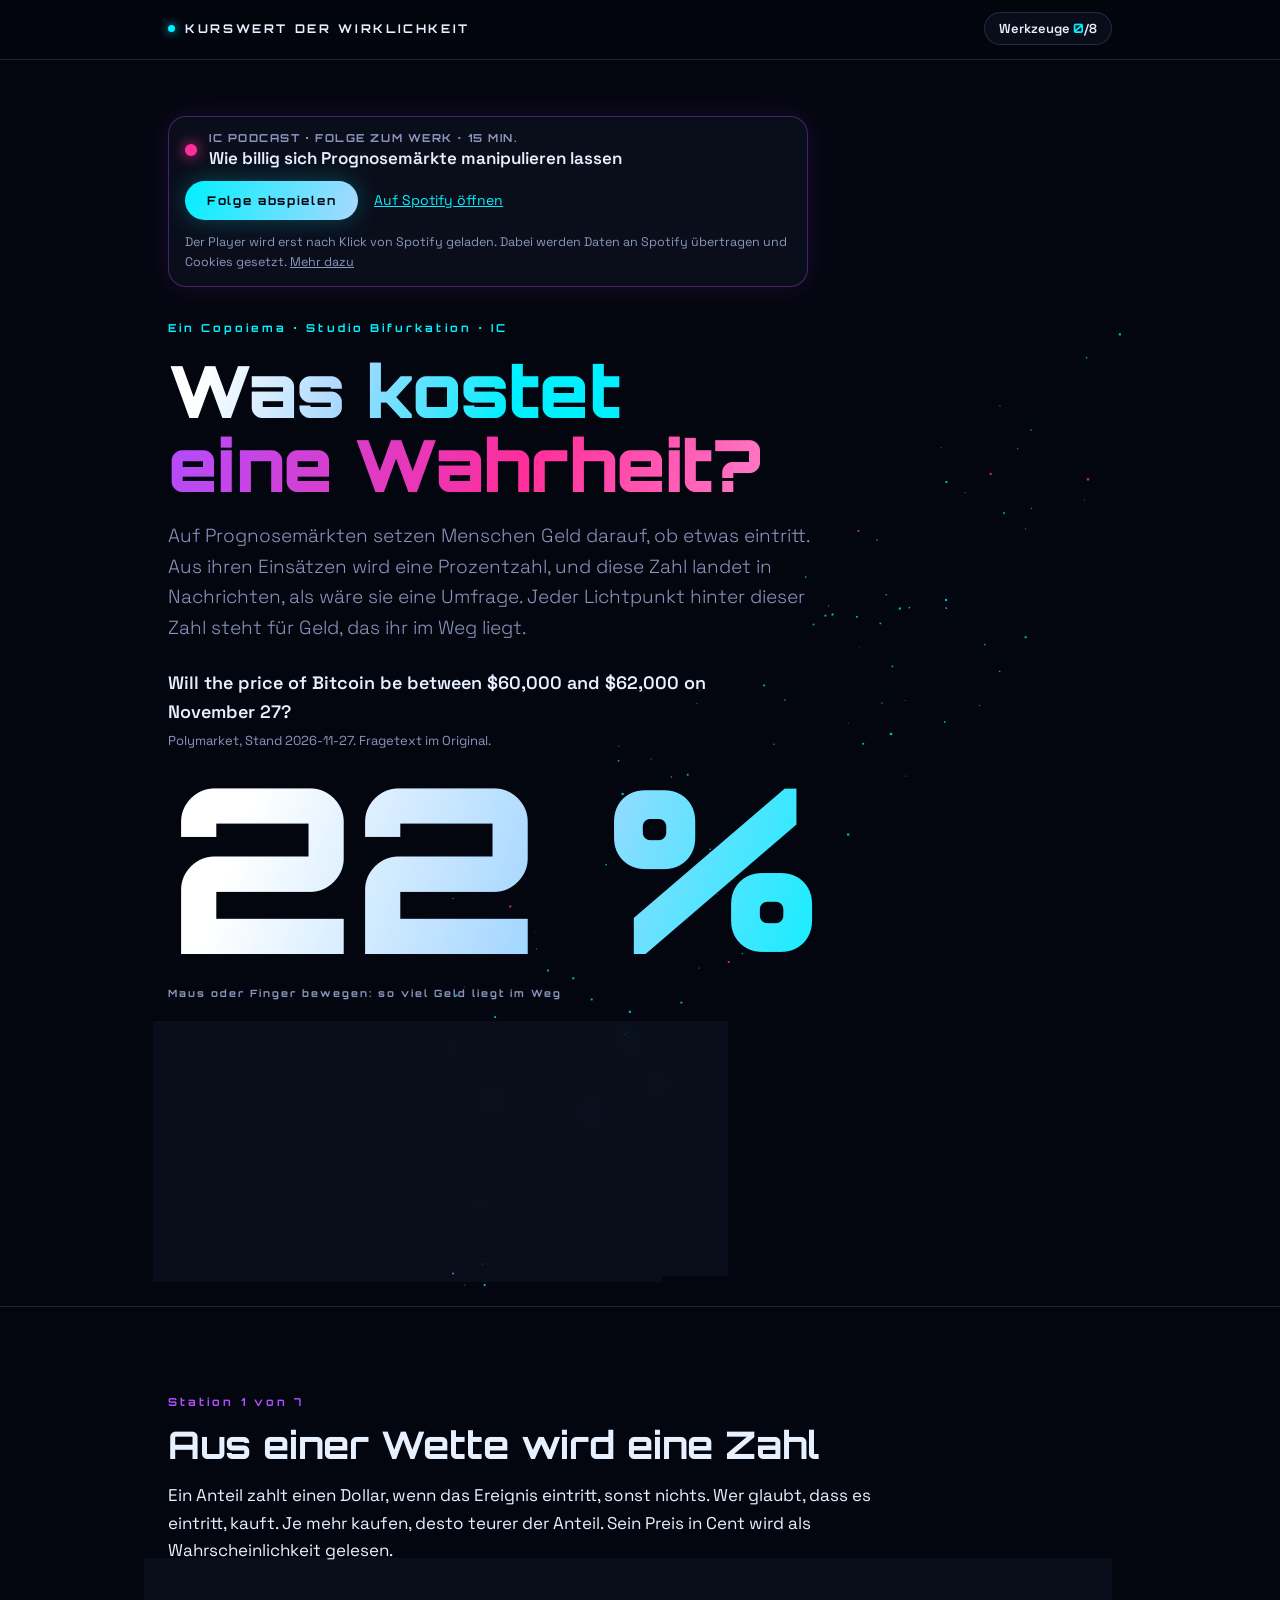
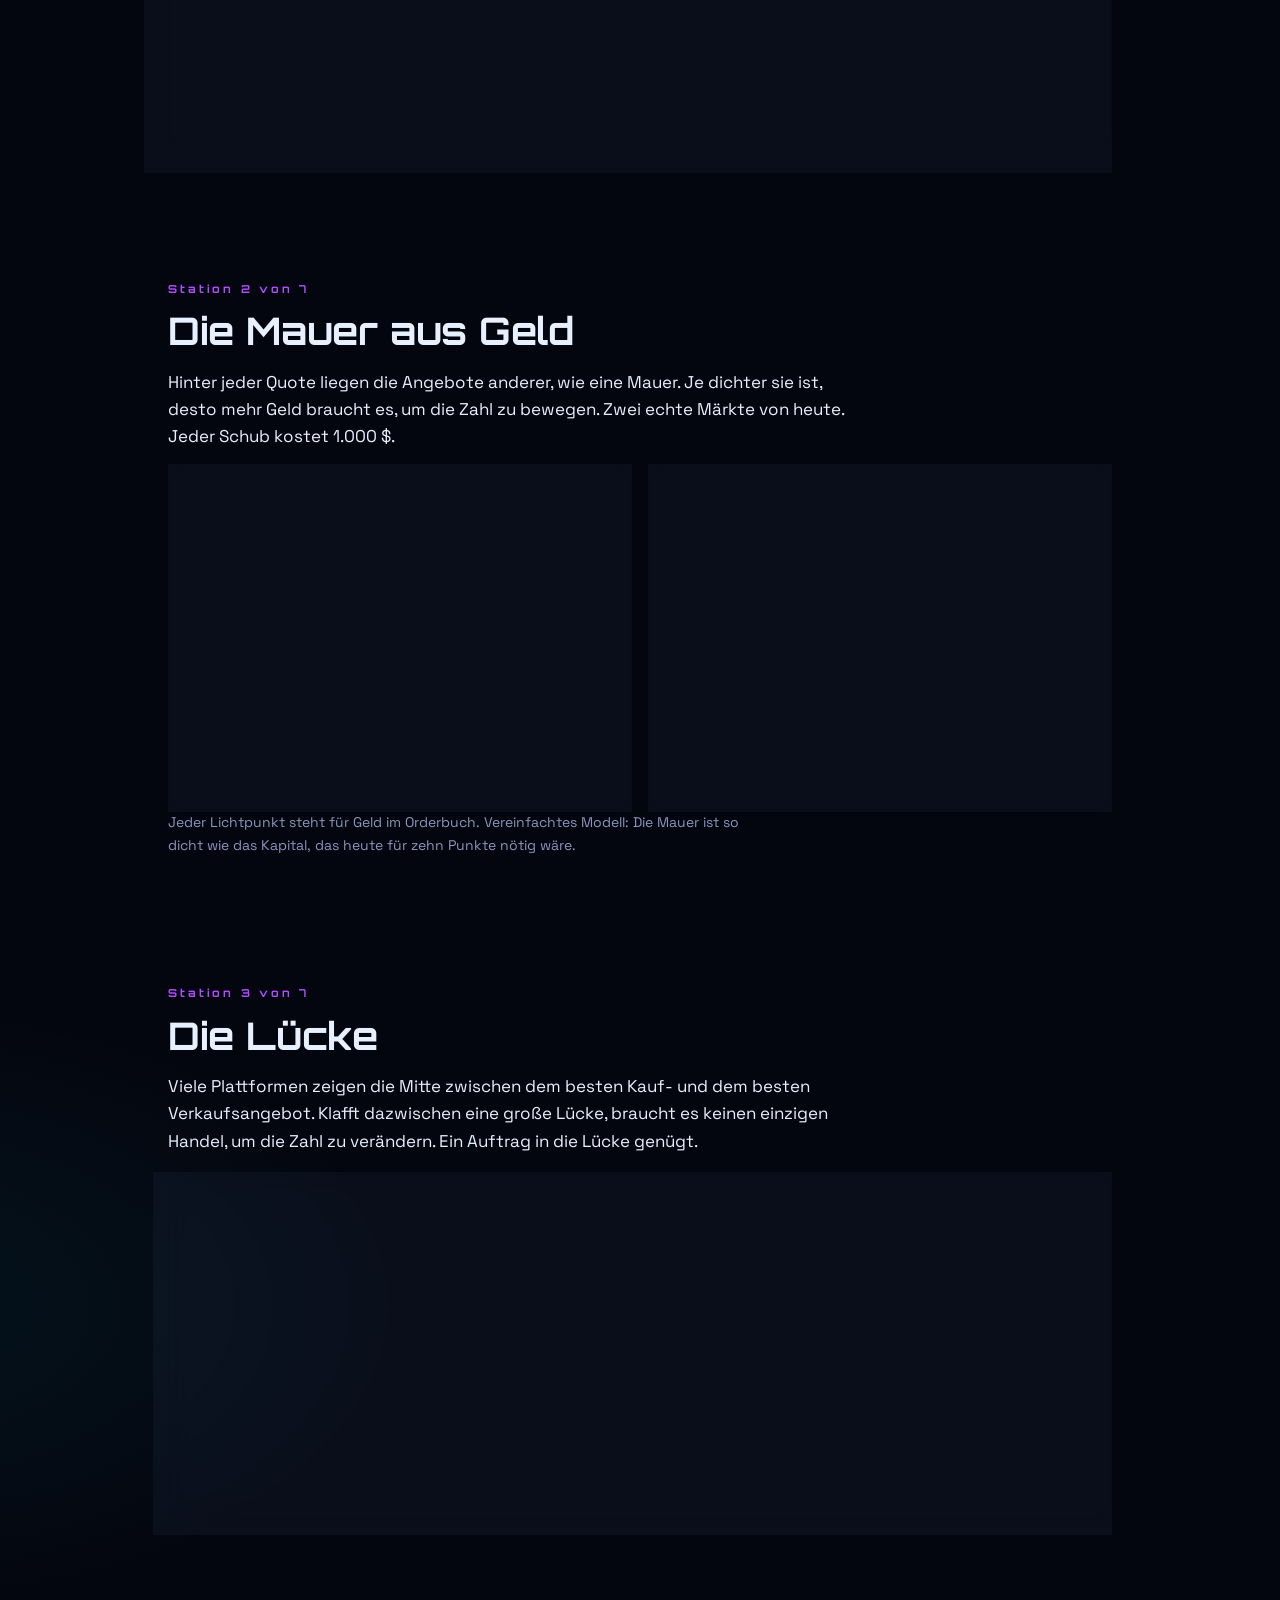
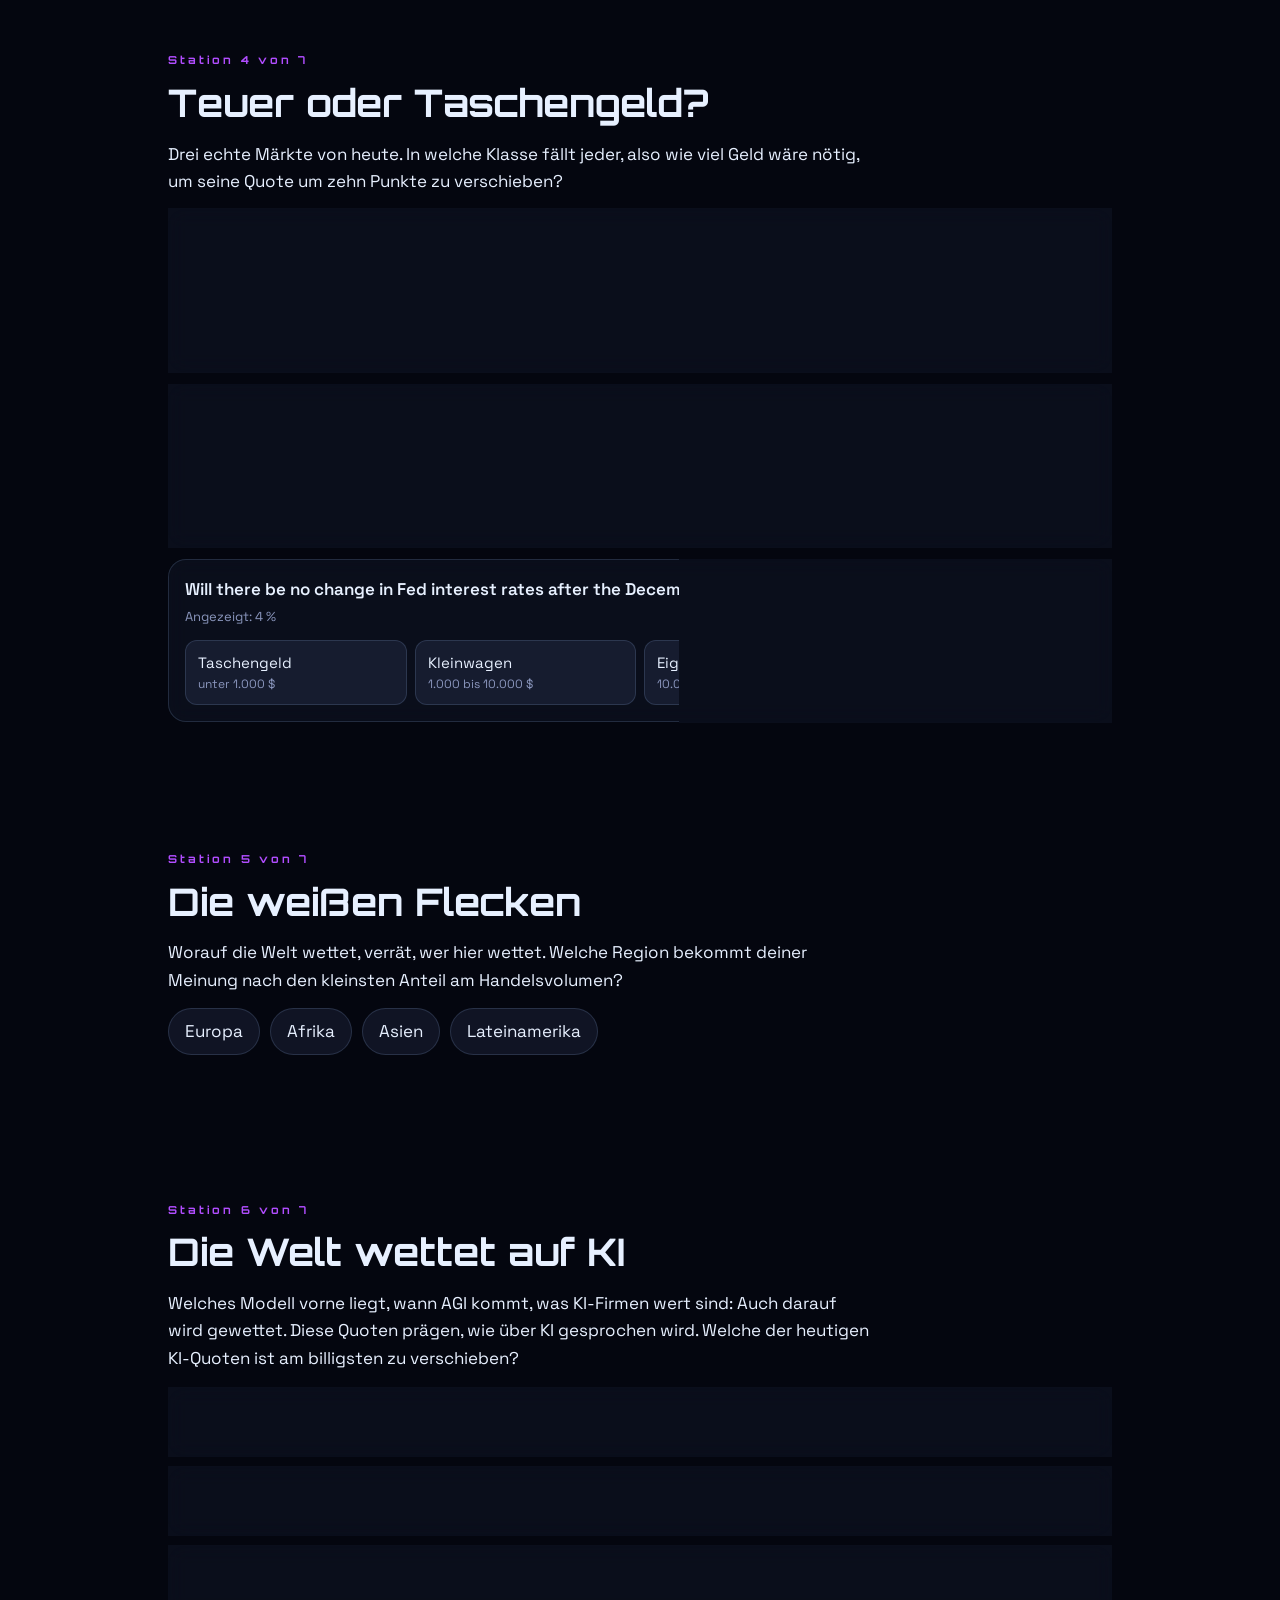
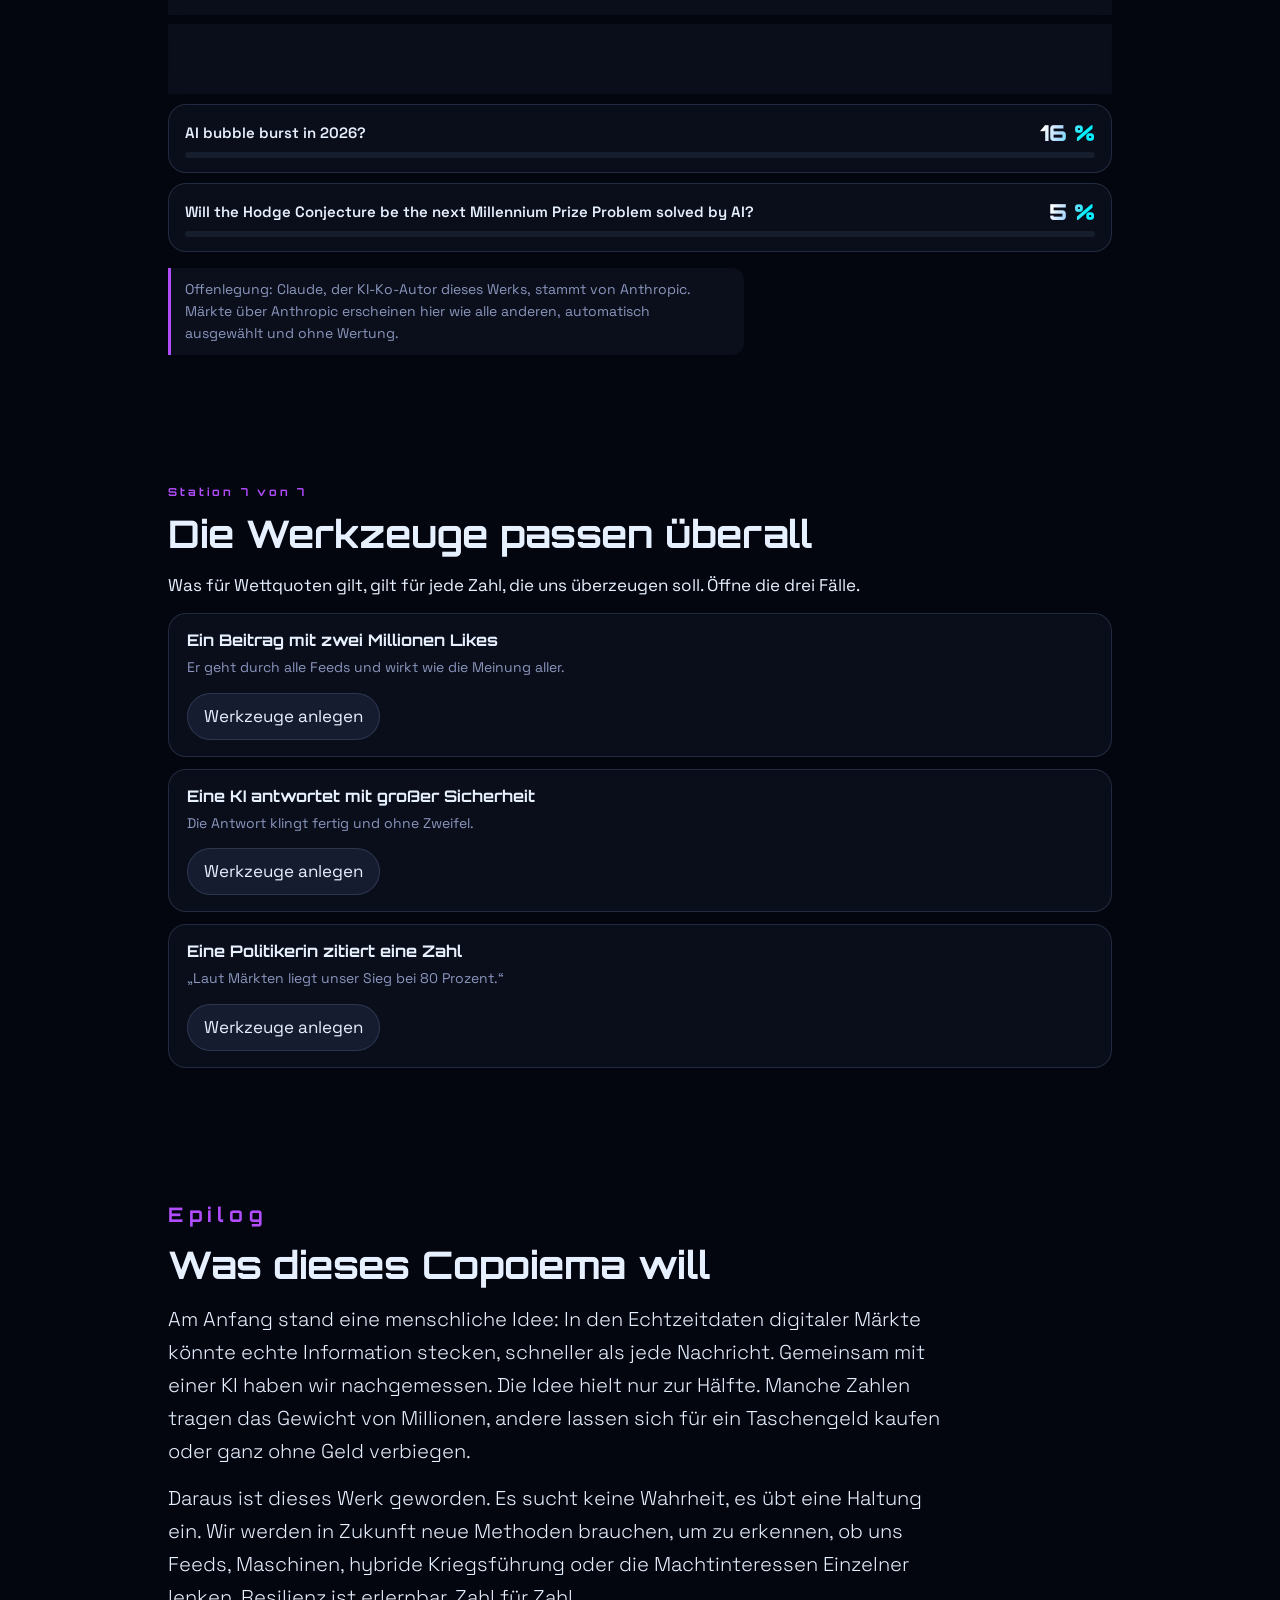
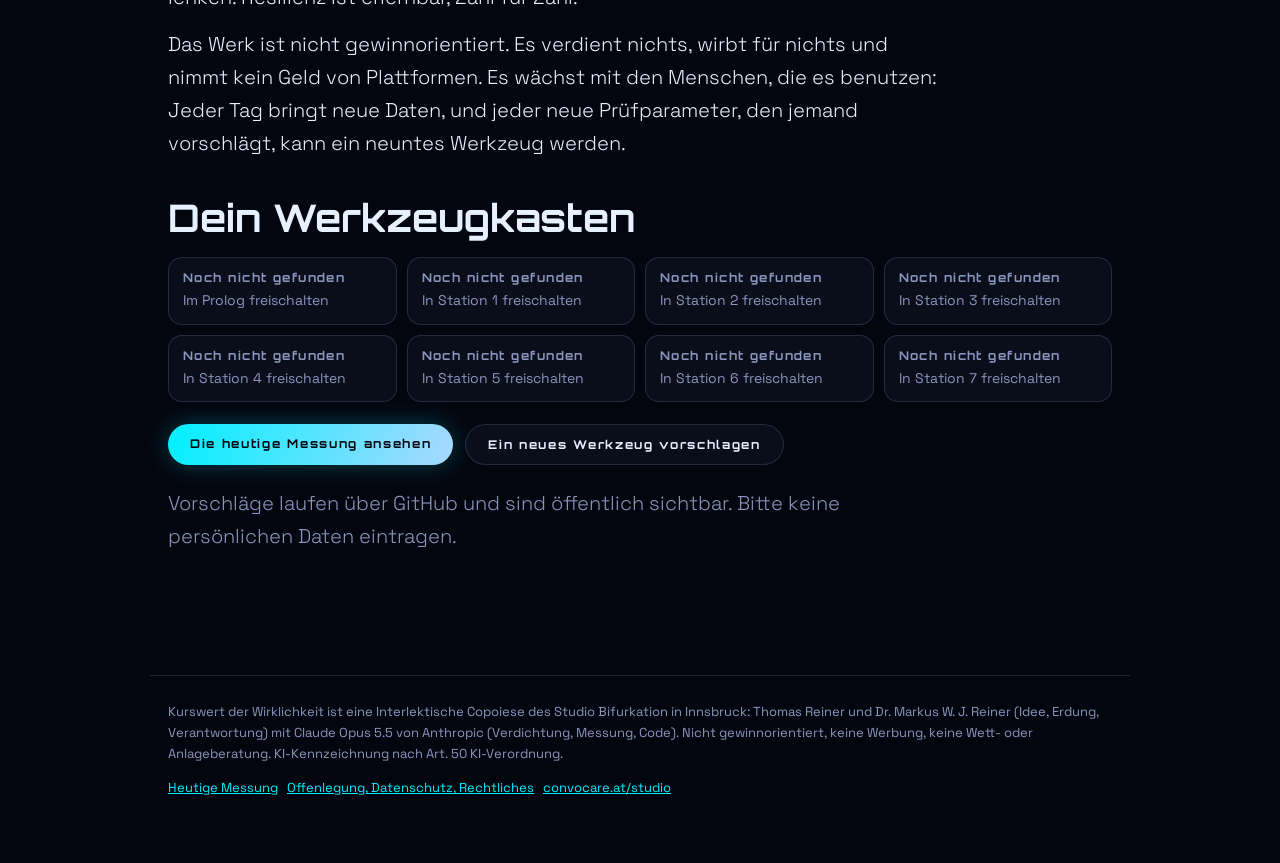
<file: site/index.html>
<!doctype html>
<html lang="de">
<head>
<meta charset="utf-8">
<meta name="viewport" content="width=device-width,initial-scale=1">
<title>Kurswert der Wirklichkeit</title>
<meta name="description" content="Eine Reise in sieben Stationen: Wie belastbar ist eine Zahl, die als Nachricht zitiert wird? Ein nicht gewinnorientiertes Copoiema des Studio Bifurkation.">
<link rel="stylesheet" href="ci.css">
<style>
*{box-sizing:border-box}
html{scroll-behavior:smooth}
body{margin:0;overflow-x:hidden;background:var(--void);color:var(--text);font:400 17px/1.6 var(--body);
  background-image:radial-gradient(1200px 600px at 80% -10%,rgba(177,77,255,.10),transparent 60%),
                   radial-gradient(900px 500px at -10% 40%,rgba(0,240,255,.06),transparent 60%)}
a{color:var(--cyan)}
:focus-visible{outline:2px solid var(--cyan);outline-offset:3px;border-radius:6px}
button{font:inherit;color:inherit;cursor:pointer}
.grad{background:var(--grad-ice);-webkit-background-clip:text;background-clip:text;color:transparent}
.heat{background:var(--grad-heat);-webkit-background-clip:text;background-clip:text;color:transparent}

/* Kopfleiste */
.bar{position:sticky;top:0;z-index:30;background:rgba(4,6,15,.72);backdrop-filter:blur(14px);-webkit-backdrop-filter:blur(14px);border-bottom:1px solid var(--glass-border)}
.bar-in{max-width:980px;margin:0 auto;padding:12px 18px;display:flex;justify-content:space-between;align-items:center;gap:12px}
.brand{font:700 12px/1 var(--display);letter-spacing:.22em;color:var(--text);text-decoration:none;white-space:nowrap;display:flex;align-items:center;gap:10px}
.brand::before{content:"";width:7px;height:7px;border-radius:50%;background:var(--cyan);box-shadow:0 0 10px var(--cyan)}
.kit-btn{background:var(--glass);border:1px solid var(--glass-border);border-radius:99px;padding:7px 14px;font:600 13px var(--body);white-space:nowrap}
.kit-btn b{font-family:var(--display);color:var(--cyan)}
@media (max-width:520px){.brand{font-size:9px;letter-spacing:.12em;gap:7px}.kit-btn{padding:6px 10px;font-size:12px}.bar-in{padding:10px 14px}}
.progress{height:2px;width:0;background:var(--grad-heat);transition:width .5s ease}

/* Hero mit Partikelfeld */
.hero{position:relative;min-height:calc(100svh - 50px);display:flex;align-items:center;overflow:hidden;border-bottom:1px solid var(--glass-border)}
#field{position:absolute;inset:0;width:100%;height:100%}
.hero-in{position:relative;z-index:2;max-width:980px;margin:0 auto;padding:56px 18px 40px;width:100%}
.kicker{font:700 11px/1.4 var(--display);letter-spacing:.28em;color:var(--cyan);margin:0 0 18px}
h1{font:900 clamp(38px,7vw,72px)/1.02 var(--display);letter-spacing:-.01em;margin:0 0 20px}
.lede{font-weight:300;font-size:19px;color:var(--muted);max-width:56ch;margin:0 0 26px}
.q{font-weight:600;font-size:18px;max-width:52ch;margin:0}
.q small{display:block;font-weight:400;font-size:13px;color:var(--muted);margin-top:4px}
.big{font:900 clamp(96px,24vw,230px)/.95 var(--display);letter-spacing:-.03em;margin:6px 0 10px;font-variant-numeric:tabular-nums;transition:filter .4s}
.big.moved{filter:drop-shadow(0 0 24px rgba(255,46,154,.45))}
.hint{font:700 10px/1.4 var(--display);letter-spacing:.2em;color:var(--muted);margin:0 0 22px}

.glass{background:var(--glass);border:1px solid var(--glass-border);border-radius:18px;backdrop-filter:blur(10px);-webkit-backdrop-filter:blur(10px)}
.guess{padding:20px;max-width:560px}
.guess label{display:block;font-weight:600;margin-bottom:12px}
input[type=range]{width:100%;accent-color:var(--cyan);height:28px}
.val{font:900 30px var(--display);margin:8px 0 14px}
.go{display:inline-block;border:0;border-radius:99px;padding:12px 22px;font:700 12px var(--display);letter-spacing:.14em;color:#04060f;
  background:linear-gradient(110deg,#00f0ff,#a9d8ff);box-shadow:0 0 24px rgba(0,240,255,.25);text-decoration:none}
.go.ghost{background:var(--glass);color:var(--text);border:1px solid var(--glass-border);box-shadow:none}
.go:disabled{opacity:.35;cursor:default;box-shadow:none}
.reveal{display:none;margin-top:16px;padding:14px 16px;border-radius:12px;background:var(--glass-2);border-left:3px solid var(--pink)}
.reveal.on{display:block}
.reveal strong{color:var(--cyan)}

main{max-width:980px;margin:0 auto;padding:0 18px 80px}
section{padding:88px 0 28px}
.step{font:700 11px/1.4 var(--display);letter-spacing:.28em;color:var(--violet);margin:0 0 12px}
h2{font:700 clamp(26px,4.2vw,38px)/1.15 var(--display);margin:0 0 16px}
p{margin:0 0 14px;max-width:64ch}
.muted{color:var(--muted)}
.small{font-size:14px}
.stage{padding:20px;margin:18px 0}

/* Werkzeug */
.tool{display:none;margin-top:24px;padding:16px 18px;border-radius:16px;position:relative;background:var(--glass)}
.tool::before{content:"";position:absolute;inset:0;border-radius:16px;padding:1px;background:var(--grad-heat);
  -webkit-mask:linear-gradient(#000 0 0) content-box,linear-gradient(#000 0 0);-webkit-mask-composite:xor;mask-composite:exclude;pointer-events:none}
.tool.on{display:block;animation:pop .5s ease}
@keyframes pop{from{transform:scale(.97);opacity:0}to{transform:none;opacity:1}}
.tool .k{font:700 11px var(--display);letter-spacing:.2em;margin:0 0 6px}
.tool p{margin:0}

/* Station 1 */
.coin-row{display:flex;gap:22px;align-items:center;flex-wrap:wrap}
.coin{width:124px;height:124px;border-radius:50%;display:grid;place-items:center;font:900 28px var(--display);
  background:radial-gradient(circle at 35% 30%,rgba(0,240,255,.25),rgba(4,6,15,.9) 70%);border:1px solid var(--cyan);box-shadow:0 0 30px rgba(0,240,255,.25)}
.btns{display:flex;gap:10px;flex-wrap:wrap}
.btn{background:var(--glass-2);border:1px solid var(--glass-border);border-radius:99px;padding:9px 16px}
.btn:hover:not(:disabled){border-color:var(--cyan)}
.btn:disabled{opacity:.45;cursor:default}

/* Station 2 */
.walls{display:grid;grid-template-columns:1fr 1fr;gap:16px}
.wall{padding:16px;display:flex;flex-direction:column;gap:10px}
.wall .mq{font-size:14px;font-weight:600;min-height:3.2em}
.meter{position:relative;height:170px;border-radius:12px;overflow:hidden;background:rgba(4,6,15,.6)}
.meter canvas{position:absolute;inset:0;width:100%;height:100%}
.meter .num{position:absolute;inset:0;display:grid;place-items:center;font:900 36px var(--display);text-shadow:0 2px 16px rgba(0,0,0,.8)}
.spent{font-size:13px;color:var(--muted)}
.spent b{color:var(--pink)}
@media (max-width:620px){.walls{grid-template-columns:1fr}}

/* Station 3 */
.book{display:grid;grid-template-columns:repeat(20,1fr);gap:3px;align-items:end;height:130px;margin:6px 0}
.book i{display:block;border-radius:4px 4px 0 0}
.book i.b{background:linear-gradient(#00f0ff,rgba(0,240,255,.25))}
.book i.a{background:linear-gradient(#ff2e9a,rgba(255,46,154,.25))}
.book i.gap{border:1px dashed var(--glass-border);border-bottom:0;height:100%!important}
.book i.mine{background:var(--violet)!important;border:0;box-shadow:0 0 16px var(--violet)}
.axis{display:flex;justify-content:space-between;font-size:12px;color:var(--muted)}
.shown{font:900 clamp(26px,7vw,40px) var(--display);margin:14px 0 4px;white-space:nowrap}

/* Station 4 */
.quiz{padding:16px;margin:12px 0}
.quiz .mq{font-weight:600;margin:0 0 4px}
.quiz .mp{color:var(--muted);font-size:13px;margin:0 0 12px}
.choices{display:grid;grid-template-columns:repeat(auto-fit,minmax(140px,1fr));gap:8px}
.choice{background:var(--glass-2);border:1px solid var(--glass-border);border-radius:12px;padding:10px 12px;text-align:left;font-size:15px}
.choice small{display:block;color:var(--muted);font-size:12px}
.choice.right{border-color:var(--green);box-shadow:0 0 0 1px var(--green) inset}
.choice.wrong{border-color:var(--red);opacity:.6}
.score{font:700 14px var(--display);letter-spacing:.06em;color:var(--cyan)}

/* Station 5 */
.regions{display:grid;gap:9px;margin:16px 0}
.rbar{display:grid;grid-template-columns:150px 1fr 60px;gap:12px;align-items:center;font-size:15px}
.rbar .t{height:10px;border-radius:5px;background:rgba(160,200,255,.08);overflow:hidden}
.rbar .t span{display:block;height:100%;width:0;background:var(--grad-heat);transition:width .8s ease}
.rbar .v{text-align:right;color:var(--muted);font-variant-numeric:tabular-nums}
@media (max-width:520px){.rbar{grid-template-columns:118px 1fr 52px;font-size:14px}}

/* Station 6: KI */
.ai-list{display:grid;gap:10px;margin:16px 0}
.ai{display:grid;grid-template-columns:minmax(0,1fr) auto;font-family:var(--body);color:var(--text);gap:6px 14px;padding:14px 16px;align-items:center;text-align:left;width:100%}
.ai{white-space:normal}
.ai .aq{display:block;white-space:normal;font-weight:600;font-size:15px;min-width:0;overflow-wrap:break-word;line-height:1.4}
.ai .ap,.ai .aw,.ai .am{display:block}
.ai .ap{font:900 22px var(--display)}
.ai .aw{grid-column:1/-1;height:6px;border-radius:3px;background:rgba(160,200,255,.08);overflow:hidden}
.ai .aw span{display:block;height:100%;width:0;background:var(--grad-ice);transition:width .8s ease}
.ai .am{grid-column:1/-1;font-size:13px;color:var(--muted);display:none}
.ai.shown .am{display:block}
.ai.pick{border-color:var(--pink)}
.ai.cheap{border-color:var(--green)}
.disclose{border-left:3px solid var(--violet);padding:10px 14px;background:var(--glass);border-radius:0 12px 12px 0;font-size:14px;color:var(--muted)}

/* Station 7 */
.cases{display:grid;gap:12px;margin:14px 0}
.case{padding:16px 18px}
.case h3{font:700 16px var(--display);margin:0 0 6px}
.case ol{display:none;margin:10px 0 0;padding-left:20px;color:var(--muted)}
.case.open ol{display:block}

/* Epilog */
.manifest p{font-weight:300;font-size:20px;line-height:1.65;max-width:60ch}
.kitlist{list-style:none;padding:0;margin:18px 0;display:grid;grid-template-columns:repeat(auto-fit,minmax(220px,1fr));gap:10px}
.kitlist li{padding:12px 14px;border-radius:14px;border:1px solid var(--glass-border);background:var(--glass);color:var(--muted);font-size:14px}
.kitlist li.got{color:var(--text);border-color:rgba(255,46,154,.55);box-shadow:0 0 18px rgba(177,77,255,.15)}
.kitlist li b{display:block;font:700 12px var(--display);letter-spacing:.12em;margin-bottom:4px;color:var(--muted)}
.kitlist li.got b{color:var(--pink)}
.next{display:flex;gap:12px;flex-wrap:wrap;margin:22px 0}

dialog{background:rgba(7,10,24,.94);color:var(--text);border:1px solid var(--glass-border);border-radius:18px;max-width:min(720px,calc(100vw - 32px));padding:22px;backdrop-filter:blur(14px)}
dialog::backdrop{background:rgba(4,6,15,.7)}
footer{max-width:980px;margin:0 auto;padding:26px 18px 50px;border-top:1px solid var(--glass-border);color:var(--muted);font-size:13px}
footer p{max-width:none}
.pod{padding:14px 16px;margin:0 0 34px;max-width:640px;border-color:rgba(177,77,255,.35);box-shadow:0 0 30px rgba(177,77,255,.12)}
.pod-head{display:flex;gap:12px;align-items:center;margin-bottom:12px}
.pod-dot{flex:0 0 12px;height:12px;border-radius:50%;background:var(--pink);box-shadow:0 0 14px var(--pink);animation:podp 2.4s ease-in-out infinite}
@keyframes podp{50%{opacity:.35}}
.pod-k{margin:0;font:700 11px var(--display);letter-spacing:.14em;text-transform:uppercase;color:var(--muted)}
.pod-t{margin:2px 0 0;font-weight:600;font-size:17px;line-height:1.3}
.pod-slot{display:flex;flex-wrap:wrap;gap:10px 16px;align-items:center}
.pod-slot .go{margin:0}
.pod-ext{color:var(--cyan);font-size:14px}
.pod-note{flex-basis:100%;margin:2px 0 0;font-size:12.5px;color:var(--muted);max-width:none}
.pod-note a{color:var(--muted)}
.pod iframe{display:block;width:100%;height:152px;border:0;border-radius:12px}
@media (prefers-reduced-motion:reduce){html{scroll-behavior:auto}*{transition:none!important;animation:none!important}}
</style>
</head>
<body>

<div class="bar">
  <div class="bar-in">
    <a class="brand" href="#top">KURSWERT DER WIRKLICHKEIT</a>
    <button class="kit-btn" id="kitBtn" type="button" aria-haspopup="dialog" aria-label="Werkzeugkasten öffnen">Werkzeuge <b id="kitCount">0</b>/8</button>
  </div>
  <div class="progress" id="progress"></div>
</div>

<header class="hero" id="top">
  <canvas id="field" aria-hidden="true"></canvas>
  <div class="hero-in">
    <div class="pod glass" id="pod">
      <div class="pod-head">
        <span class="pod-dot" aria-hidden="true"></span>
        <div>
          <p class="pod-k">IC Podcast · Folge zum Werk · 15 Min.</p>
          <p class="pod-t">Wie billig sich Prognosemärkte manipulieren lassen</p>
        </div>
      </div>
      <div class="pod-slot" id="podSlot">
        <button class="go" id="podGo" type="button">Folge abspielen</button>
        <a class="pod-ext" href="https://open.spotify.com/episode/3q2TDXlxD51fLThTwSiN1k" target="_blank" rel="noopener">Auf Spotify öffnen</a>
        <p class="pod-note">Der Player wird erst nach Klick von Spotify geladen. Dabei werden Daten an Spotify übertragen und Cookies gesetzt. <a href="impressum.html#spotify">Mehr dazu</a></p>
      </div>
    </div>
    <p class="kicker">Ein Copoiema · Studio Bifurkation · IC</p>
    <h1><span class="grad">Was kostet</span><br><span class="heat">eine Wahrheit?</span></h1>
    <p class="lede">Auf Prognosemärkten setzen Menschen Geld darauf, ob etwas eintritt. Aus ihren Einsätzen wird eine Prozentzahl, und diese Zahl landet in Nachrichten, als wäre sie eine Umfrage. Jeder Lichtpunkt hinter dieser Zahl steht für Geld, das ihr im Weg liegt.</p>
    <p class="q" id="pQuestion">Daten werden geladen<small id="pMeta"></small></p>
    <div class="big grad" id="pBig" aria-live="polite">81 %</div>
    <p class="hint">Maus oder Finger bewegen: so viel Geld liegt im Weg</p>
    <div class="guess glass">
      <label for="pRange">Wie viel Geld müsste jemand einsetzen, um diese Zahl um zehn Punkte zu verschieben?</label>
      <input type="range" id="pRange" min="0" max="100" value="50">
      <div class="val grad" id="pVal">10.000 $</div>
      <button class="go" id="pGo" type="button">Schätzung abgeben</button>
      <div class="reveal" id="pReveal" role="status"></div>
    </div>
    <div class="tool" id="t1"><p class="k heat">Werkzeug 1 · Die Preisfrage</p><p>Bevor ich einer Zahl glaube, frage ich: Was würde es kosten, sie zu verschieben?</p></div>
  </div>
</header>

<main>

<section id="s1">
  <p class="step">Station 1 von 7</p>
  <h2>Aus einer Wette wird eine Zahl</h2>
  <p>Ein Anteil zahlt einen Dollar, wenn das Ereignis eintritt, sonst nichts. Wer glaubt, dass es eintritt, kauft. Je mehr kaufen, desto teurer der Anteil. Sein Preis in Cent wird als Wahrscheinlichkeit gelesen.</p>
  <div class="stage glass coin-row">
    <div class="coin grad" id="coin" aria-live="polite">50 ¢</div>
    <div>
      <div class="btns">
        <button class="btn" type="button" data-coin="5">Jemand kauft JA</button>
        <button class="btn" type="button" data-coin="-5">Jemand kauft NEIN</button>
      </div>
      <p class="muted small" id="coinText" style="margin-top:12px">Der Anteil kostet 50 Cent. Gelesen wird: 50 % Wahrscheinlichkeit.</p>
    </div>
  </div>
  <div class="tool" id="t2"><p class="k heat">Werkzeug 2 · Die Herkunft</p><p>Jede Zahl hat einen Ursprung. Wer hat sie erzeugt, und womit? Hier: mit Geld von Menschen, die sich etwas davon versprechen.</p></div>
</section>

<section id="s2">
  <p class="step">Station 2 von 7</p>
  <h2>Die Mauer aus Geld</h2>
  <p>Hinter jeder Quote liegen die Angebote anderer, wie eine Mauer. Je dichter sie ist, desto mehr Geld braucht es, um die Zahl zu bewegen. Zwei echte Märkte von heute. Jeder Schub kostet 1.000 $.</p>
  <div class="walls">
    <div class="wall glass"><div class="mq" id="wQa"></div><div class="meter"><canvas id="wCa"></canvas><div class="num" id="wNa"></div></div>
      <button class="btn" type="button" id="wBa">Mit 1.000 $ schieben</button><div class="spent" id="wSa"></div></div>
    <div class="wall glass"><div class="mq" id="wQb"></div><div class="meter"><canvas id="wCb"></canvas><div class="num" id="wNb"></div></div>
      <button class="btn" type="button" id="wBb">Mit 1.000 $ schieben</button><div class="spent" id="wSb"></div></div>
  </div>
  <p class="muted small">Jeder Lichtpunkt steht für Geld im Orderbuch. Vereinfachtes Modell: Die Mauer ist so dicht wie das Kapital, das heute für zehn Punkte nötig wäre.</p>
  <div class="tool" id="t3"><p class="k heat">Werkzeug 3 · Das Gewicht</p><p>Wie viel steht hinter dieser Zahl? Zwei Quoten können gleich aussehen und völlig verschieden belastbar sein.</p></div>
</section>

<section id="s3">
  <p class="step">Station 3 von 7</p>
  <h2>Die Lücke</h2>
  <p>Viele Plattformen zeigen die Mitte zwischen dem besten Kauf- und dem besten Verkaufsangebot. Klafft dazwischen eine große Lücke, braucht es keinen einzigen Handel, um die Zahl zu verändern. Ein Auftrag in die Lücke genügt.</p>
  <div class="stage glass">
    <div class="book" id="book" aria-hidden="true"></div>
    <div class="axis"><span>0 %</span><span>Kaufangebote</span><span>Lücke</span><span>Verkaufsangebote</span><span>100 %</span></div>
    <div class="shown grad" id="shown">Angezeigt: 60 %</div>
    <p class="muted small" id="shownText">Bestes Kaufangebot 30 %, bestes Verkaufsangebot 90 %. Die Mitte: 60 %.</p>
    <button class="go" type="button" id="gapBtn">Auftrag bei 80 % in die Lücke stellen</button>
  </div>
  <div class="tool" id="t4"><p class="k heat">Werkzeug 4 · Die Lücke</p><p>Lässt sich die Zahl ändern, ohne dass etwas passiert? Im Bericht heißen solche Märkte „ohne Widerstand“. Heute betrifft das <span id="gapCount">viele</span> Märkte.</p></div>
</section>

<section id="s4">
  <p class="step">Station 4 von 7</p>
  <h2>Teuer oder Taschengeld?</h2>
  <p>Drei echte Märkte von heute. In welche Klasse fällt jeder, also wie viel Geld wäre nötig, um seine Quote um zehn Punkte zu verschieben?</p>
  <div id="quiz"></div>
  <p class="score" id="quizScore"></p>
  <div class="tool" id="t5"><p class="k heat">Werkzeug 5 · Der Zweifel</p><p>Man sieht einer Zahl nicht an, wie viel hinter ihr steht. Eine starke Bewegung ist kein Beweis für Manipulation, aber ein Grund nachzufragen.</p></div>
</section>

<section id="s5">
  <p class="step">Station 5 von 7</p>
  <h2>Die weißen Flecken</h2>
  <p>Worauf die Welt wettet, verrät, wer hier wettet. Welche Region bekommt deiner Meinung nach den kleinsten Anteil am Handelsvolumen?</p>
  <div class="btns" id="regGuess"></div>
  <div class="regions" id="regions" hidden></div>
  <p class="muted small" id="regText"></p>
  <div class="tool" id="t6"><p class="k heat">Werkzeug 6 · Der Blickwinkel</p><p>Wer schaut hier hin, und wer fehlt? Eine Zahl über Europa, gehandelt vor allem außerhalb Europas, zeigt einen Blick von außen.</p></div>
</section>

<section id="s6">
  <p class="step">Station 6 von 7</p>
  <h2>Die Welt wettet auf KI</h2>
  <p>Welches Modell vorne liegt, wann AGI kommt, was KI-Firmen wert sind: Auch darauf wird gewettet. Diese Quoten prägen, wie über KI gesprochen wird. Welche der heutigen KI-Quoten ist am billigsten zu verschieben?</p>
  <div class="ai-list" id="aiList"></div>
  <p class="muted small" id="aiText"></p>
  <p class="disclose">Offenlegung: Claude, der KI-Ko-Autor dieses Werks, stammt von Anthropic. Märkte über Anthropic erscheinen hier wie alle anderen, automatisch ausgewählt und ohne Wertung.</p>
  <div class="tool" id="t7"><p class="k heat">Werkzeug 7 · Die Befangenheit</p><p>Wer spricht hier, und über wen? Auch eine KI, die über KI-Quoten berichtet, hat ein Interesse. Gute Quellen legen es offen.</p></div>
</section>

<section id="s7">
  <p class="step">Station 7 von 7</p>
  <h2>Die Werkzeuge passen überall</h2>
  <p>Was für Wettquoten gilt, gilt für jede Zahl, die uns überzeugen soll. Öffne die drei Fälle.</p>
  <div class="cases" id="cases">
    <div class="case glass"><h3>Ein Beitrag mit zwei Millionen Likes</h3><p class="muted small">Er geht durch alle Feeds und wirkt wie die Meinung aller.</p>
      <button class="btn" type="button">Werkzeuge anlegen</button>
      <ol><li>Preisfrage: Likes und Konten lassen sich kaufen. Was hätten zwei Millionen gekostet?</li><li>Herkunft: Wer hat zuerst geteilt, wann, von wo?</li><li>Gewicht: Wie viele echte Menschen stehen dahinter?</li><li>Lücke: Ordnet der Feed nach Wahrheit oder nach Erregung?</li><li>Blickwinkel: Wer sieht diesen Beitrag gar nicht?</li></ol></div>
    <div class="case glass"><h3>Eine KI antwortet mit großer Sicherheit</h3><p class="muted small">Die Antwort klingt fertig und ohne Zweifel.</p>
      <button class="btn" type="button">Werkzeuge anlegen</button>
      <ol><li>Herkunft: Auf welchen Quellen beruht die Antwort, und lassen sie sich prüfen?</li><li>Gewicht: Klingt sie sicher, weil sie es ist, oder weil sie so formuliert wird?</li><li>Zweifel: Was ändert sich, wenn ich die Frage anders stelle?</li><li>Befangenheit: Wem gehört das Modell, und spricht es gerade über sich selbst?</li></ol></div>
    <div class="case glass"><h3>Eine Politikerin zitiert eine Zahl</h3><p class="muted small">„Laut Märkten liegt unser Sieg bei 80 Prozent.“</p>
      <button class="btn" type="button">Werkzeuge anlegen</button>
      <ol><li>Preisfrage: Was hätte es gekostet, diese 80 Prozent herzustellen?</li><li>Lücke: War der Markt überhaupt gefüllt, oder reichte ein Auftrag?</li><li>Blickwinkel: Wer wettet hier, und dürfen die Betroffenen überhaupt mitwetten?</li><li>Nutzen: Wem nützt es, wenn ich die Zahl glaube?</li></ol></div>
  </div>
  <div class="tool" id="t8"><p class="k heat">Werkzeug 8 · Der Nutzen</p><p>Wem nützt es, wenn ich diese Zahl glaube? Diese Frage schützt vor Feeds, vor Maschinen und vor Macht.</p></div>
</section>

<section id="epilog" class="manifest">
  <p class="step">Epilog</p>
  <h2>Was dieses Copoiema will</h2>
  <p>Am Anfang stand eine menschliche Idee: In den Echtzeitdaten digitaler Märkte könnte echte Information stecken, schneller als jede Nachricht. Gemeinsam mit einer KI haben wir nachgemessen. Die Idee hielt nur zur Hälfte. Manche Zahlen tragen das Gewicht von Millionen, andere lassen sich für ein Taschengeld kaufen oder ganz ohne Geld verbiegen.</p>
  <p>Daraus ist dieses Werk geworden. Es sucht keine Wahrheit, es übt eine Haltung ein. Wir werden in Zukunft neue Methoden brauchen, um zu erkennen, ob uns Feeds, Maschinen, hybride Kriegsführung oder die Machtinteressen Einzelner lenken. Resilienz ist erlernbar, Zahl für Zahl.</p>
  <p>Das Werk ist nicht gewinnorientiert. Es verdient nichts, wirbt für nichts und nimmt kein Geld von Plattformen. Es wächst mit den Menschen, die es benutzen: Jeder Tag bringt neue Daten, und jeder neue Prüfparameter, den jemand vorschlägt, kann ein neuntes Werkzeug werden.</p>
  <h2 style="margin-top:36px">Dein Werkzeugkasten</h2>
  <ul class="kitlist" id="kitList"></ul>
  <div class="next">
    <a class="go" href="heute.html">Die heutige Messung ansehen</a>
    <a class="go ghost" href="https://github.com/thomasreincom-cmd/kurswert-der-wirklichkeit/issues/new?title=Neues%20Werkzeug%3A%20&amp;body=Welche%20Frage%20sollte%20man%20einer%20Zahl%20stellen%3F%0A%0AWarum%3F%0A" rel="noopener">Ein neues Werkzeug vorschlagen</a>
  </div>
  <p class="muted small">Vorschläge laufen über GitHub und sind öffentlich sichtbar. Bitte keine persönlichen Daten eintragen.</p>
</section>
</main>

<footer>
  <p>Kurswert der Wirklichkeit ist eine Interlektische Copoiese des Studio Bifurkation in Innsbruck: Thomas Reiner und Dr. Markus W. J. Reiner (Idee, Erdung, Verantwortung) mit Claude Opus 5.5 von Anthropic (Verdichtung, Messung, Code). Nicht gewinnorientiert, keine Werbung, keine Wett- oder Anlageberatung. KI-Kennzeichnung nach Art. 50 KI-Verordnung.</p>
  <p><a href="heute.html">Heutige Messung</a> &nbsp; <a href="impressum.html">Offenlegung, Datenschutz, Rechtliches</a> &nbsp; <a href="https://convocare.at/studio">convocare.at/studio</a></p>
</footer>

<dialog id="kit" aria-labelledby="kitTitle">
  <h2 id="kitTitle">Dein Werkzeugkasten</h2>
  <ul class="kitlist" id="kitDialogList"></ul>
  <form method="dialog"><button class="go" type="submit">Schließen</button></form>
</dialog>

<script>
(function(){
  var b=document.getElementById("podGo");
  if(!b)return;
  b.addEventListener("click",function(){
    var f=document.createElement("iframe");
    f.src="https://open.spotify.com/embed/episode/3q2TDXlxD51fLThTwSiN1k?utm_source=generator&theme=0";
    f.title="IC Podcast: Wie billig sich Prognosemärkte manipulieren lassen";
    f.allow="autoplay; clipboard-write; encrypted-media; fullscreen; picture-in-picture";
    f.loading="lazy";
    var s=document.getElementById("podSlot");
    s.replaceChildren(f);
  });
})();
(function(){
  "use strict";
  var N_TOOLS=8;
  var TOOLS=[
    ["Die Preisfrage","Was würde es kosten, diese Zahl zu verschieben?"],
    ["Die Herkunft","Wer hat die Zahl erzeugt, und womit?"],
    ["Das Gewicht","Wie viel steht hinter dieser Zahl?"],
    ["Die Lücke","Lässt sich die Zahl ändern, ohne dass etwas passiert?"],
    ["Der Zweifel","Ist diese Bewegung ein Beweis oder ein Grund nachzufragen?"],
    ["Der Blickwinkel","Wer schaut hier hin, und wer fehlt?"],
    ["Die Befangenheit","Wer spricht hier, und hat die Quelle ein eigenes Interesse?"],
    ["Der Nutzen","Wem nützt es, wenn ich diese Zahl glaube?"]
  ];
  var KEY="kdw-werkzeuge-v2", got=[];
  try{got=JSON.parse(localStorage.getItem(KEY)||"[]")||[];}catch(e){got=[];}
  function save(){try{localStorage.setItem(KEY,JSON.stringify(got));}catch(e){}}
  function $(id){return document.getElementById(id);}
  var reduce=window.matchMedia&&matchMedia("(prefers-reduced-motion: reduce)").matches;
  function dots(n){return String(n).replace(/\B(?=(\d{3})+(?!\d))/g,".");}
  function fmt(n){
    if(n==null)return "nicht messbar";
    if(n>=1e6)return (n/1e6).toFixed(1).replace(".",",")+" Mio. $";
    if(n>=1e4)return dots(Math.round(n/1000))+" Tsd. $";
    return dots(Math.round(n))+" $";
  }
  function pct(p){return Math.round(p*100)+" %";}
  function tierOf(d){return d<1000?"Taschengeld":d<10000?"Kleinwagen":d<100000?"Eigentumswohnung":"teuer";}
  var TIERS=[["Taschengeld","unter 1.000 $"],["Kleinwagen","1.000 bis 10.000 $"],["Eigentumswohnung","10.000 bis 100.000 $"],["teuer","über 100.000 $"]];
  // Dichte der Lichtpunkte: logarithmisch aus dem Kapitalbedarf (10 $ bis 1 Mio. $)
  function density(d){if(!d)return 0.05;var x=(Math.log10(Math.max(d,10))-1)/5;x=Math.max(0,Math.min(1,x));return Math.max(0.03,Math.pow(x,1.8));}

  function renderKit(){
    $("kitCount").textContent=got.length;
    $("progress").style.width=(got.length/N_TOOLS*100)+"%";
    ["kitList","kitDialogList"].forEach(function(id){
      var ul=$(id);ul.innerHTML="";
      TOOLS.forEach(function(t,i){
        var li=document.createElement("li"),has=got.indexOf(i)>=0;
        if(has)li.className="got";
        li.innerHTML="<b>"+(has?t[0]:"Noch nicht gefunden")+"</b>"+(has?t[1]:(i===0?"Im Prolog":"In Station "+i)+" freischalten");
        ul.appendChild(li);
      });
    });
    for(var i=0;i<N_TOOLS;i++){if(got.indexOf(i)>=0)$("t"+(i+1)).classList.add("on");}
  }
  function earn(i){if(got.indexOf(i)<0){got.push(i);save();}renderKit();}
  $("kitBtn").addEventListener("click",function(){var d=$("kit");if(d.showModal)d.showModal();else location.hash="epilog";});

  /* Partikelfeld: ein Feld von Lichtpunkten, dessen Dichte dem Geld im Weg entspricht.
     Zeiger stößt die Punkte weg; nach dem Schub strömen sie auseinander. */
  function Field(canvas,opts){
    var ctx=canvas.getContext("2d"),W=0,H=0,dpr=Math.min(2,window.devicePixelRatio||1),pts=[],mx=-1e4,my=-1e4,spread=0,dens=opts.density||0.5,raf=null,visible=true;
    function size(){var r=canvas.getBoundingClientRect();W=r.width;H=r.height;canvas.width=W*dpr;canvas.height=H*dpr;ctx.setTransform(dpr,0,0,dpr,0,0);seed();}
    function seed(){
      var area=W*H,maxN=opts.max||1400,n=Math.round(Math.min(maxN,area/(opts.per||900))*dens);
      pts=[];for(var i=0;i<n;i++){
        // Wolke als schräges Band, angelehnt an die Bifurkationsfigur der Studioseite
        var t=Math.random(),cx=opts.band?W*(.35+.55*t):Math.random()*W,cy=opts.band?H*(.85-.6*t)+(Math.random()-.5)*H*.35*(1-t*.4):Math.random()*H;
        pts.push({x:cx,y:cy,hx:cx,hy:cy,vx:0,vy:0,c:Math.random()<.18?1:0,s:Math.random()*(opts.big||1.6)+.7});
      }
    }
    function step(){
      ctx.clearRect(0,0,W,H);
      for(var i=0;i<pts.length;i++){
        var p=pts[i],dx=p.x-mx,dy=p.y-my,d2=dx*dx+dy*dy;
        if(d2<9000){var f=(9000-d2)/9000*1.8;p.vx+=dx/Math.sqrt(d2+1)*f;p.vy+=dy/Math.sqrt(d2+1)*f;}
        p.vx+=(p.hx+(p.hx-W/2)*spread-p.x)*.012;p.vy+=(p.hy+(p.hy-H/2)*spread-p.y)*.012;
        p.vx*=.88;p.vy*=.88;p.x+=p.vx;p.y+=p.vy;
        ctx.fillStyle=p.c?"rgba(255,46,154,.85)":"rgba(0,240,255,.78)";
        ctx.fillRect(p.x,p.y,p.s,p.s);
      }
      raf=visible?requestAnimationFrame(step):null;
    }
    function draw1(){ctx.clearRect(0,0,W,H);pts.forEach(function(p){ctx.fillStyle=p.c?"rgba(255,46,154,.75)":"rgba(0,240,255,.62)";ctx.fillRect(p.x,p.y,p.s,p.s);});}
    var host=opts.host||canvas.parentNode;
    host.addEventListener("pointermove",function(e){var r=canvas.getBoundingClientRect();mx=e.clientX-r.left;my=e.clientY-r.top;});
    host.addEventListener("pointerleave",function(){mx=my=-1e4;});
    window.addEventListener("resize",function(){size();if(reduce)draw1();});
    if("IntersectionObserver" in window){new IntersectionObserver(function(es){visible=es[0].isIntersecting;if(visible&&!raf&&!reduce)step();}).observe(canvas);}
    size();if(reduce)draw1();else step();
    return {setDensity:function(d){dens=d;seed();if(reduce)draw1();},burst:function(v){spread=v;if(reduce)draw1();}};
  }

  var FALLBACK={markets:[
    {question:"Will Flávio Bolsonaro win the 2026 Brazilian presidential election?",price:0.81,headline_price:84571,status:"ok",volume_24h:925000},
    {question:"Will Luiz Inácio Lula da Silva win the 2026 Brazilian presidential election?",price:0.20,headline_price:137905,status:"ok",volume_24h:790000},
    {question:"Next White House Press Secretary announced by October 31, 2026?",price:0.20,headline_price:6229,status:"ok",volume_24h:150000},
    {question:"Edi Rama out as Albania PM in 2026?",price:0.32,headline_price:242,status:"ok",volume_24h:120000},
    {question:"US x Iran ceasefire continues through October 31?",price:0.82,headline_price:11282,status:"ok",volume_24h:300000},
    {question:"Will Anthropic have the best AI model at the end of October 2026?",price:0.23,headline_price:4199,status:"ok",ai:true,volume_24h:17755},
    {question:"Will Google have the best AI model at the end of October 2026?",price:0.75,headline_price:4395,status:"ok",ai:true,volume_24h:15433},
    {question:"Will OpenAI’s market cap be between $1T and $1.25T at market close on IPO day?",price:0.07,headline_price:404,status:"ok",ai:true,volume_24h:16242}
  ],coverage:{regions:{"Nordamerika":{share_volume:.26},"Naher Osten":{share_volume:.18},"Europa":{share_volume:.10},"Asien":{share_volume:.06},"Lateinamerika":{share_volume:.06},"Afrika":{share_volume:0}}},demo:true};

  var hero=Field($("field"),{band:true,density:.6,host:document.querySelector(".hero"),max:1600,per:700});

  function start(D){
    var all=(D.markets||[]).filter(function(m){return m.price!=null&&m.status!=="entschieden";});
    var ms=all.filter(function(m){return !m.sport;});
    ms.sort(function(a,b){return (b.volume_24h||0)-(a.volume_24h||0);});
    var ok=ms.filter(function(m){return m.status==="ok"&&m.headline_price;});
    if(ok.length<4&&!D.demo)return start(FALLBACK);

    // Prolog
    var top=ok[0];
    $("pQuestion").firstChild.nodeValue=top.question;
    $("pMeta").textContent=(D.demo?"Beispieldaten":"Polymarket, Stand "+(D.day||"heute"))+". Fragetext im Original.";
    $("pBig").textContent=pct(top.price);
    hero.setDensity(density(top.headline_price));
    function val(){return Math.pow(10,2+(+$("pRange").value)/100*4);}
    function upd(){$("pVal").textContent=fmt(val());}
    $("pRange").addEventListener("input",upd);upd();
    $("pGo").addEventListener("click",function(){
      var g=val(),r=top.headline_price,ratio=g/r;
      var verdict=ratio>3?"Du hast die Zahl für stabiler gehalten, als sie ist.":ratio<1/3?"Du hast sie unterschätzt: Diese Zahl ist schwerer zu bewegen, als du dachtest.":"Gut geschätzt.";
      var cheaper=Math.round(100*ok.filter(function(m){return m.headline_price<r;}).length/ok.length);
      $("pReveal").innerHTML="Tatsächlich reichen heute etwa <strong>"+fmt(r)+"</strong>, um diese Quote um zehn Punkte zu verschieben. Klasse: <strong>"+tierOf(r)+"</strong>. "+verdict+" Oben siehst du, wie die Zahl danach aussähe. Und das ist der meistgehandelte Markt des Tages: "+cheaper+" % der übrigen Märkte mit messbarem Orderbuch sind billiger zu verschieben.";
      $("pReveal").classList.add("on");
      $("pBig").classList.add("moved");$("pBig").classList.remove("grad");$("pBig").classList.add("heat");
      $("pBig").textContent=pct(Math.min(0.99,top.price+0.10));
      hero.burst(.35);setTimeout(function(){hero.burst(0);},1600);
      $("pGo").disabled=true;earn(0);
    });

    // Station 1
    var c=50,clicks=0;
    document.querySelectorAll("[data-coin]").forEach(function(b){b.addEventListener("click",function(){
      c=Math.max(5,Math.min(95,c+(+b.getAttribute("data-coin"))));clicks++;
      $("coin").textContent=c+" ¢";
      $("coinText").textContent="Der Anteil kostet "+c+" Cent. Gelesen wird: "+c+" % Wahrscheinlichkeit.";
      if(clicks>=3)earn(1);
    });});

    // Station 2: dichteste und dünnste Mauer im Mittelfeld
    var mid=ok.slice(0,150).filter(function(m){return m.price>=0.15&&m.price<=0.85&&m.headline_price>=50;});
    if(mid.length<2)mid=ok.slice();
    var byCost=mid.slice().sort(function(a,b){return a.headline_price-b.headline_price;});
    [["a",byCost[byCost.length-1]],["b",byCost[0]]].forEach(function(x){
      var k=x[0],m=x[1],p=m.price,spent=0,start=m.price;
      var f=Field($("wC"+k),{density:density(m.headline_price),max:1400,per:22,big:2});
      $("wQ"+k).textContent=m.question;
      function draw(){$("wN"+k).textContent=pct(p);
        $("wS"+k).innerHTML="Eingesetzt: <b>"+fmt(spent)+"</b>. Bewegt: "+Math.round((p-start)*100)+" Punkte. Mauer: "+fmt(m.headline_price)+" für 10 Punkte.";}
      draw();
      $("wB"+k).addEventListener("click",function(){
        spent+=1000;
        var moved=Math.min(0.30,0.10*(spent/m.headline_price));
        p=Math.min(0.99,start+moved);
        f.burst(Math.min(.6,moved*2));draw();
        if(moved>=0.30){this.disabled=true;$("wS"+k).innerHTML+=" Darüber hinaus wird das Modell zu ungenau.";}
        earn(2);
      });
    });

    // Station 3
    var book=$("book"),cols=[];
    for(var i=0;i<20;i++){
      var e=document.createElement("i"),pr=(i+0.5)/20;
      if(pr<0.30){e.className="b";e.style.height=(20+60*(pr/0.3))+"%";}
      else if(pr>0.90){e.className="a";e.style.height=(20+60*((1-pr)/0.1))+"%";}
      else e.className="gap";
      book.appendChild(e);cols.push(e);
    }
    $("gapBtn").addEventListener("click",function(){
      cols[15].className="b mine";cols[15].style.height="18%";
      $("shown").textContent="Angezeigt: 85 %";$("shown").classList.remove("grad");$("shown").classList.add("heat");
      $("shownText").textContent="Ein einziger Kaufauftrag bei 80 % hat das beste Kaufangebot verschoben. Die Mitte zwischen 80 und 90 %: 85 %. Gehandelt wurde nichts.";
      this.disabled=true;earn(3);
    });
    $("gapCount").textContent=all.filter(function(m){return m.status==="ohne_widerstand";}).length||"einige";

    // Station 4
    var pick=[],seen={};
    ["Taschengeld","Kleinwagen","Eigentumswohnung","teuer"].forEach(function(t){
      var m=ok.filter(function(x){return tierOf(x.headline_price)===t;})[0];
      if(m&&!seen[m.question]){pick.push(m);seen[m.question]=1;}
    });
    pick=pick.sort(function(){return Math.random()-.5;}).slice(0,3);
    var answered=0,right=0;
    pick.forEach(function(m){
      var box=document.createElement("div");box.className="quiz glass";
      box.innerHTML='<p class="mq"></p><p class="mp">Angezeigt: '+pct(m.price)+'</p><div class="choices"></div><p class="muted small" hidden></p>';
      box.querySelector(".mq").textContent=m.question;
      var ch=box.querySelector(".choices"),truth=tierOf(m.headline_price);
      TIERS.forEach(function(t){
        var b=document.createElement("button");b.type="button";b.className="choice";b.innerHTML=t[0]+"<small>"+t[1]+"</small>";
        b.addEventListener("click",function(){
          if(box.dataset.done)return;box.dataset.done="1";answered++;
          if(t[0]===truth){right++;b.classList.add("right");}else{b.classList.add("wrong");
            ch.querySelectorAll(".choice").forEach(function(o){if(o.firstChild.nodeValue===truth)o.classList.add("right");});}
          var info=box.querySelector("p[hidden]");info.hidden=false;info.textContent="Heute nötig: etwa "+fmt(m.headline_price)+" für zehn Punkte.";
          if(answered===pick.length){$("quizScore").textContent=right+" von "+pick.length+" richtig. Die Prozentzahl allein verrät es nicht.";earn(4);}
        });
        ch.appendChild(b);
      });
      $("quiz").appendChild(box);
    });

    // Station 5
    var regs=(D.coverage&&D.coverage.regions)||FALLBACK.coverage.regions;
    var share=function(r){return regs[r]?regs[r].share_volume||0:0;};
    var cand=["Europa","Afrika","Asien","Lateinamerika"];
    var smallest=cand.slice().sort(function(a,b){return share(a)-share(b);})[0];
    cand.forEach(function(r){
      var b=document.createElement("button");b.type="button";b.className="btn";b.textContent=r;
      b.addEventListener("click",function(){
        $("regGuess").querySelectorAll("button").forEach(function(x){x.disabled=true;});
        var list=$("regions");list.hidden=false;list.innerHTML="";
        var names=Object.keys(regs).filter(function(n){return n!=="unklar/global";});
        if(names.indexOf("Afrika")<0)names.push("Afrika");
        names.sort(function(a,b){return share(b)-share(a);});
        var max=Math.max.apply(null,names.map(share))||1;
        names.forEach(function(n){
          var row=document.createElement("div");row.className="rbar";
          row.innerHTML='<span></span><div class="t"><span></span></div><span class="v">'+(share(n)*100).toFixed(1).replace(".",",")+' %</span>';
          row.firstChild.textContent=n;list.appendChild(row);
          requestAnimationFrame(function(){requestAnimationFrame(function(){row.querySelector(".t span").style.width=(share(n)/max*100)+"%";});});
        });
        $("regText").textContent=(r===smallest?"Richtig. ":"Am wenigsten: "+smallest+". ")+"Gezählt wird das Volumen der meistgehandelten Märkte, zugeordnet über Schlüsselwörter. Märkte ohne erkennbare Region sind nicht dargestellt.";
        earn(5);
      });
      $("regGuess").appendChild(b);
    });

    // Station 6: KI
    var ai=all.filter(function(m){return m.ai&&m.status==="ok"&&m.headline_price;});
    if(ai.length<2)ai=FALLBACK.markets.filter(function(m){return m.ai;});
    ai.sort(function(a,b){return (b.volume_24h||0)-(a.volume_24h||0);});
    ai=ai.slice(0,6);
    var cheapest=ai.slice().sort(function(a,b){return a.headline_price-b.headline_price;})[0];
    var maxD=Math.max.apply(null,ai.map(function(m){return density(m.headline_price);}));
    var aiDone=false;
    ai.forEach(function(m){
      var b=document.createElement("button");b.type="button";b.className="ai glass";
      b.innerHTML='<span class="aq"></span><span class="ap grad">'+pct(m.price)+'</span><span class="aw"><span></span></span><span class="am">Für zehn Punkte nötig: etwa '+fmt(m.headline_price)+' ('+tierOf(m.headline_price)+').</span>';
      b.querySelector(".aq").textContent=m.question;
      b.addEventListener("click",function(){
        if(aiDone)return;aiDone=true;
        $("aiList").querySelectorAll(".ai").forEach(function(o,i){o.classList.add("shown");
          var mm=ai[i];o.querySelector(".aw span").style.width=(density(mm.headline_price)/maxD*100)+"%";
          if(mm===cheapest)o.classList.add("cheap");});
        if(m!==cheapest)b.classList.add("pick");
        $("aiText").textContent=(m===cheapest?"Richtig. ":"Am billigsten ist eine andere Quote. ")+"Der Balken zeigt die Dichte der Mauer. Mit "+fmt(cheapest.headline_price)+" ließe sich heute eine Schlagzeile über KI kaufen. "+(D.demo?"(Beispieldaten)":"");
        earn(6);
      });
      $("aiList").appendChild(b);
    });

    // Station 7
    var opened=0;
    document.querySelectorAll(".case").forEach(function(cs){
      cs.querySelector("button").addEventListener("click",function(){
        if(!cs.classList.contains("open")){cs.classList.add("open");opened++;}
        this.disabled=true;if(opened===3)earn(7);
      });
    });
  }

  renderKit();
  fetch("summary.json",{cache:"no-store"}).then(function(r){if(!r.ok)throw 0;return r.json();})
    .then(function(s){start({markets:s.markets||[],coverage:s.coverage,day:s.stats&&s.stats.day});})
    .catch(function(){start(FALLBACK);});
})();
</script>
</body>
</html>
</file>
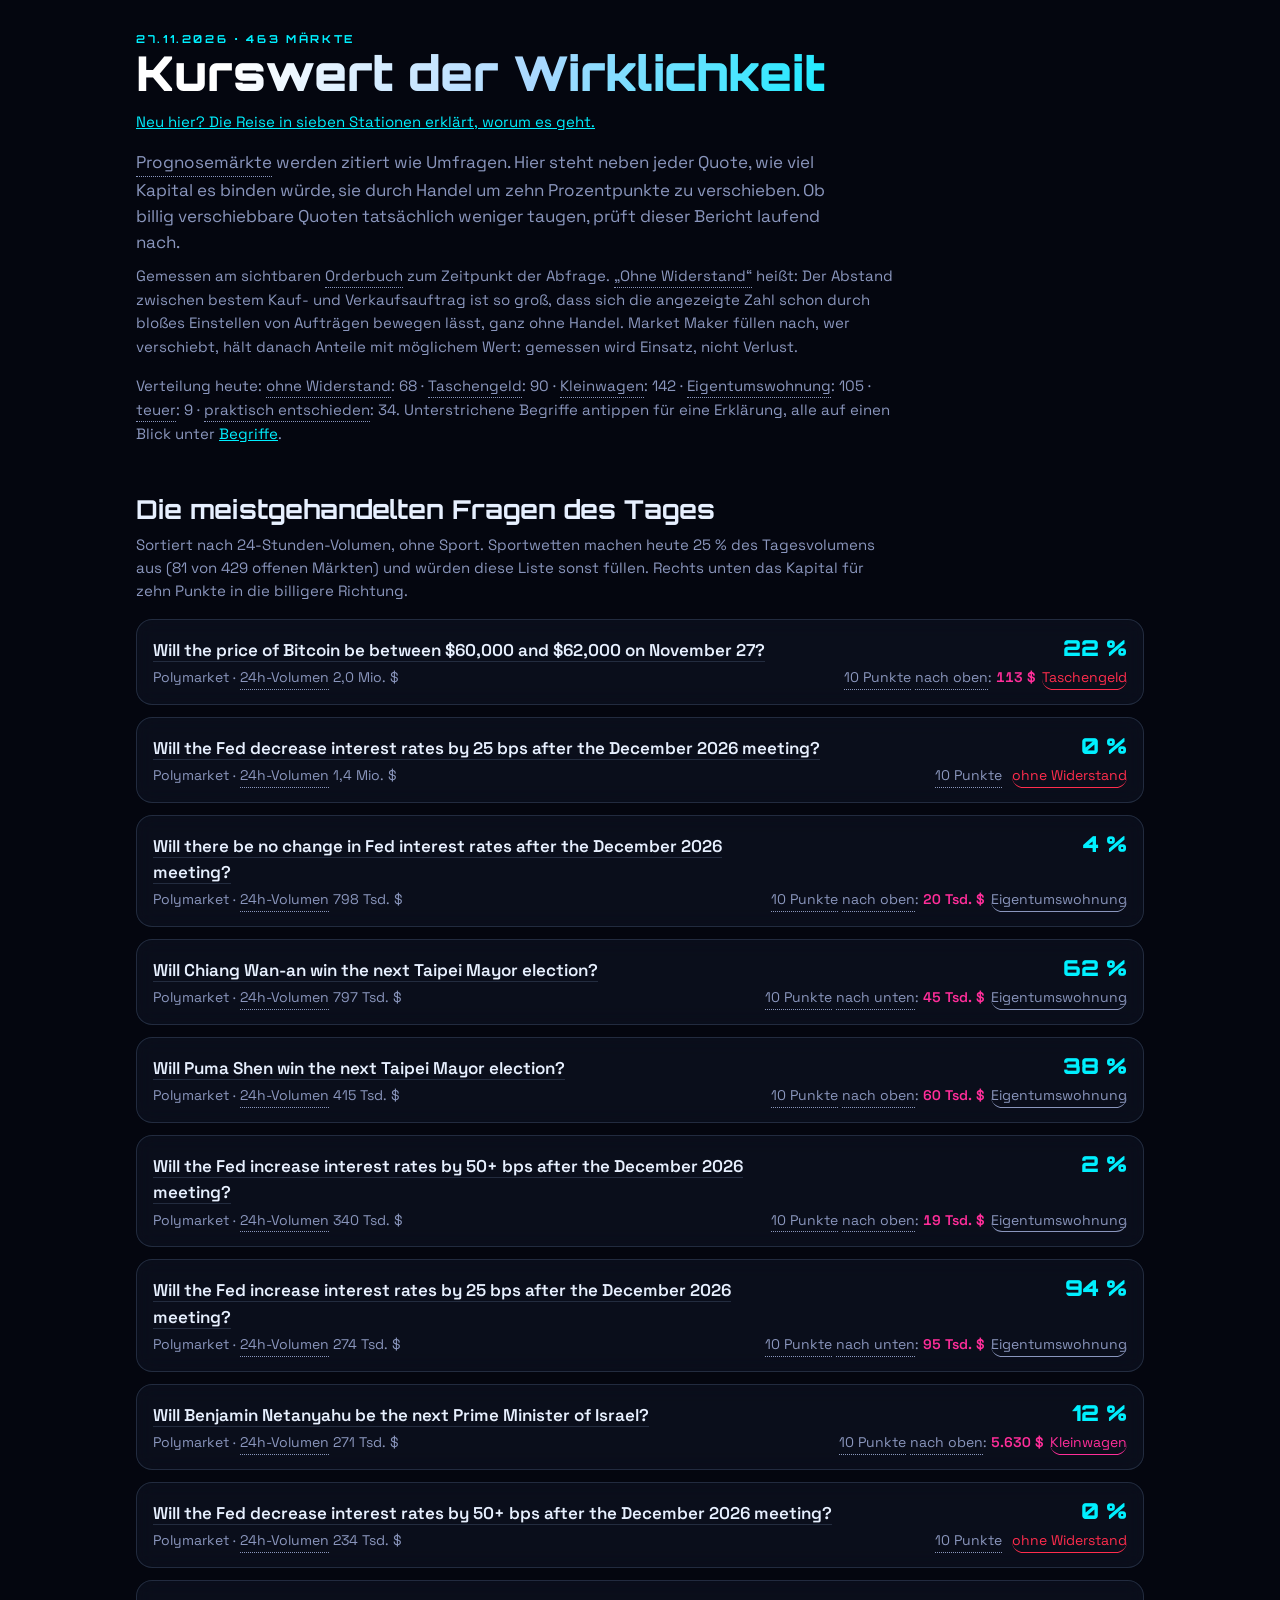
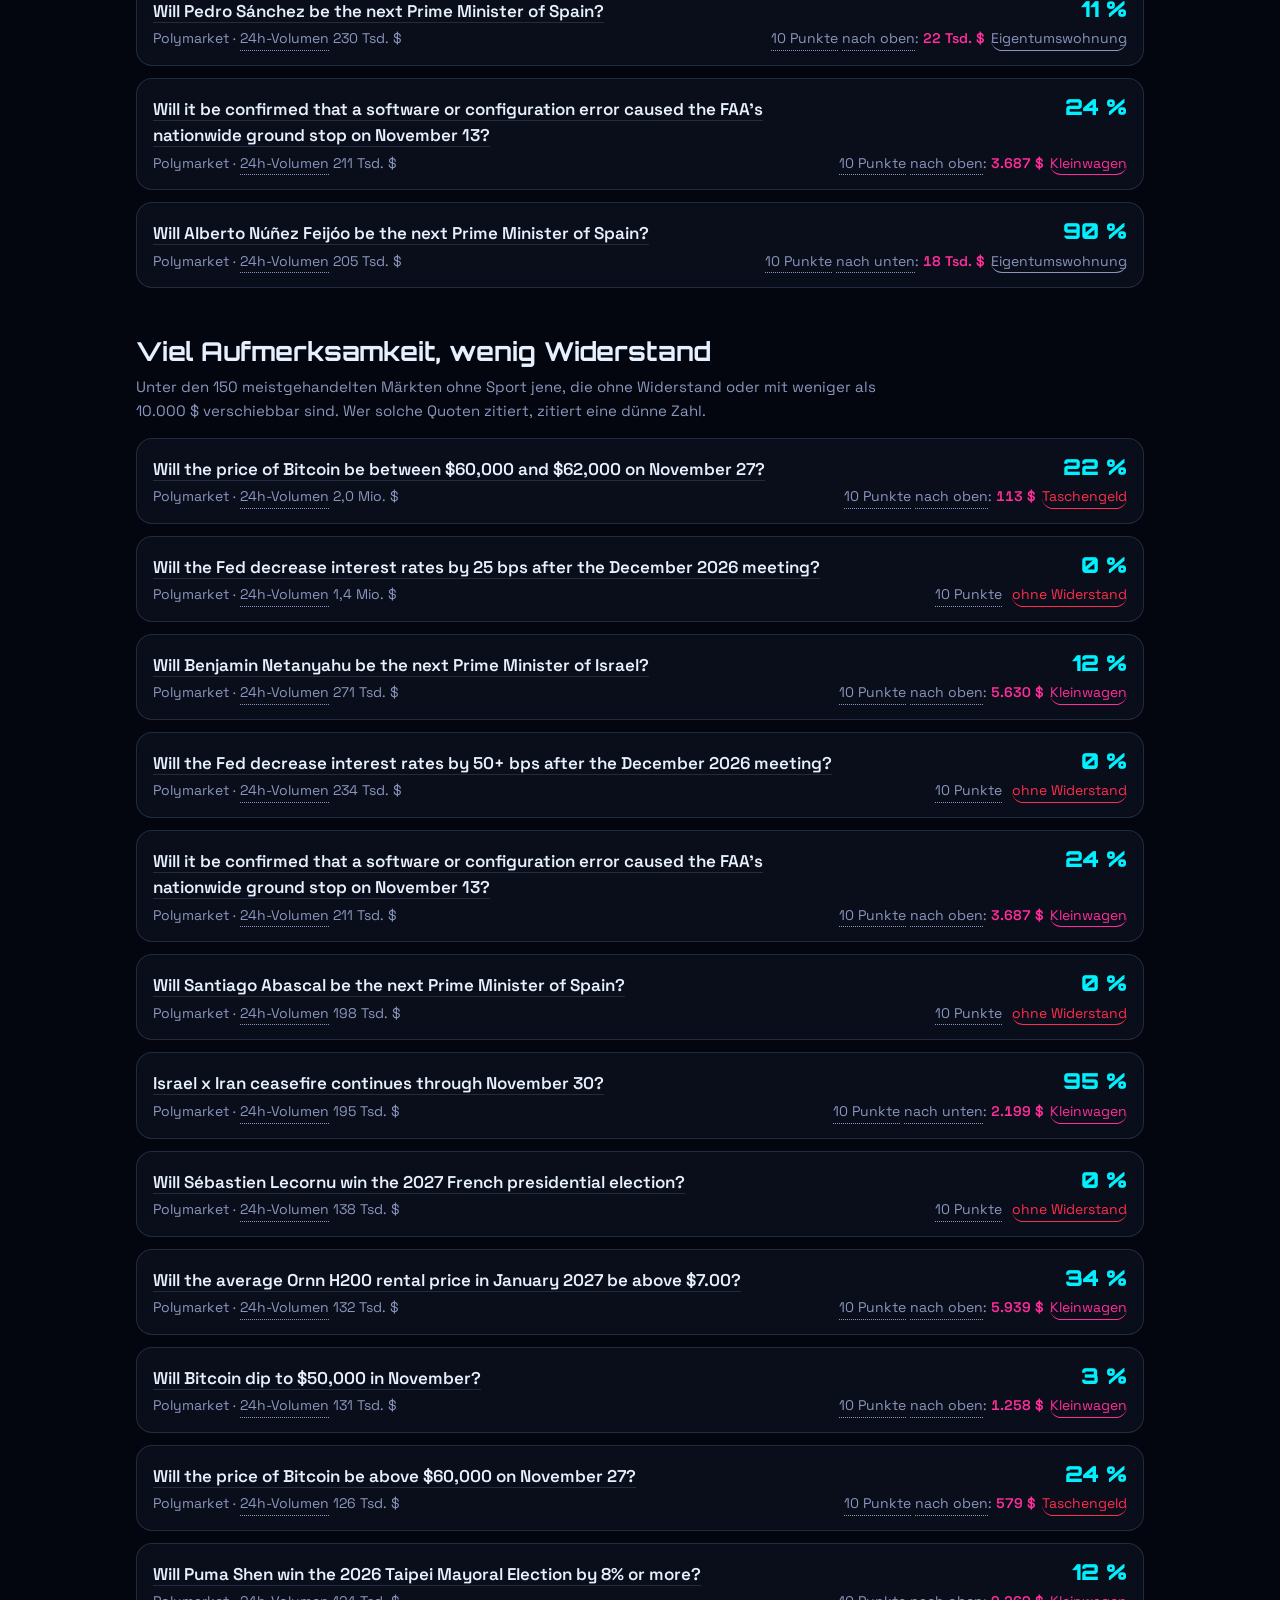
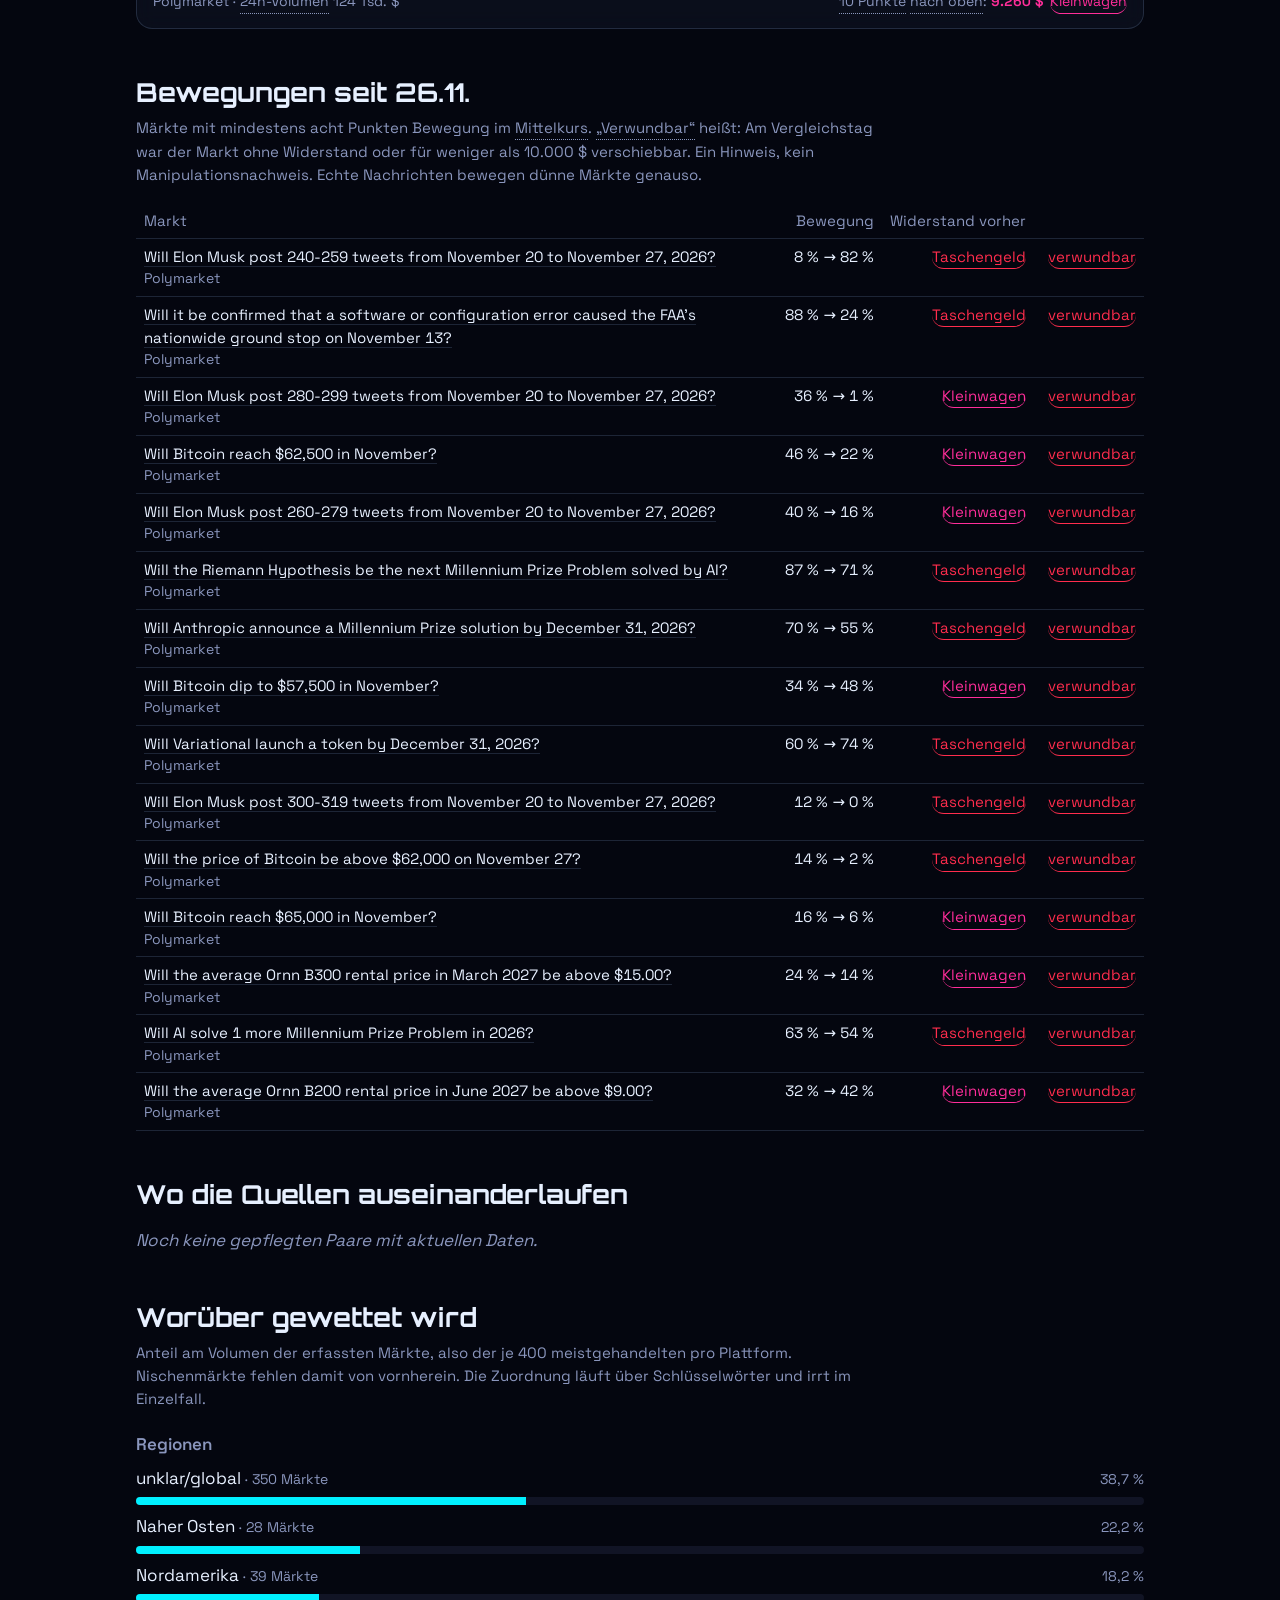
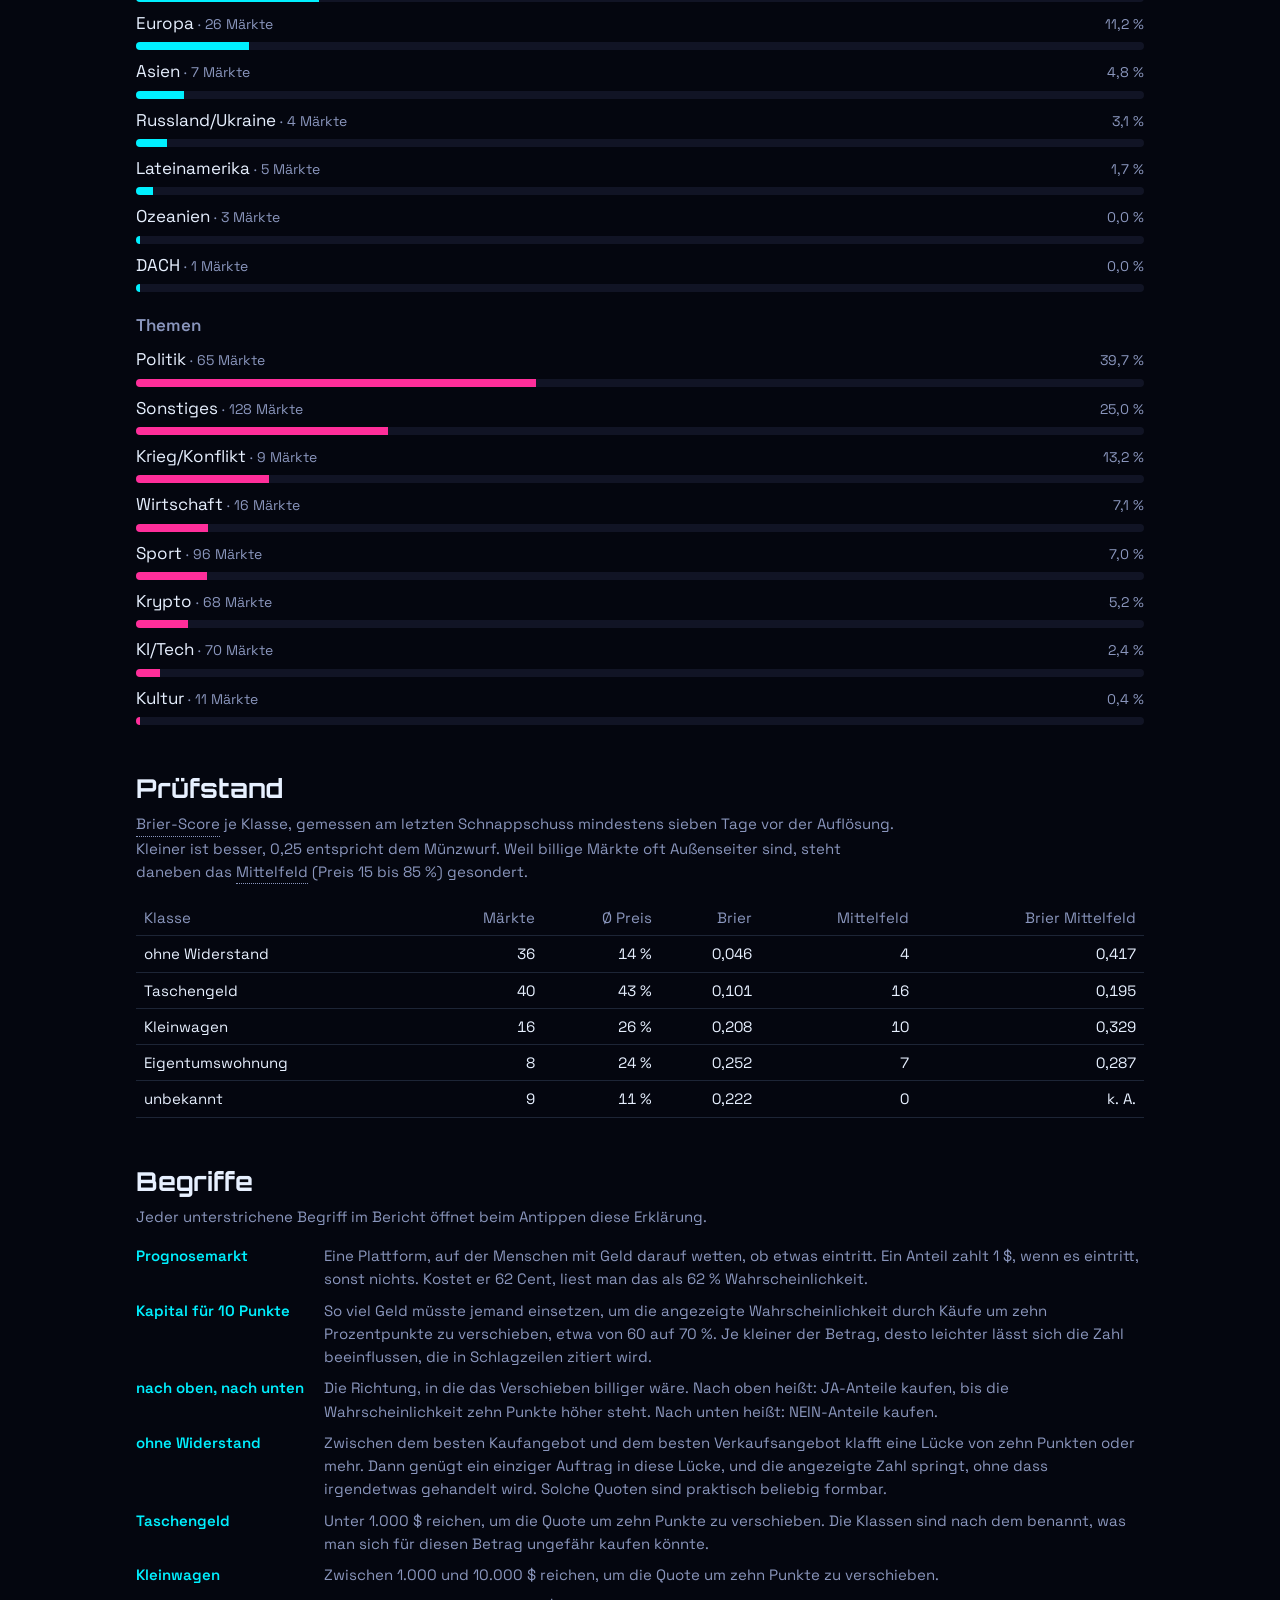
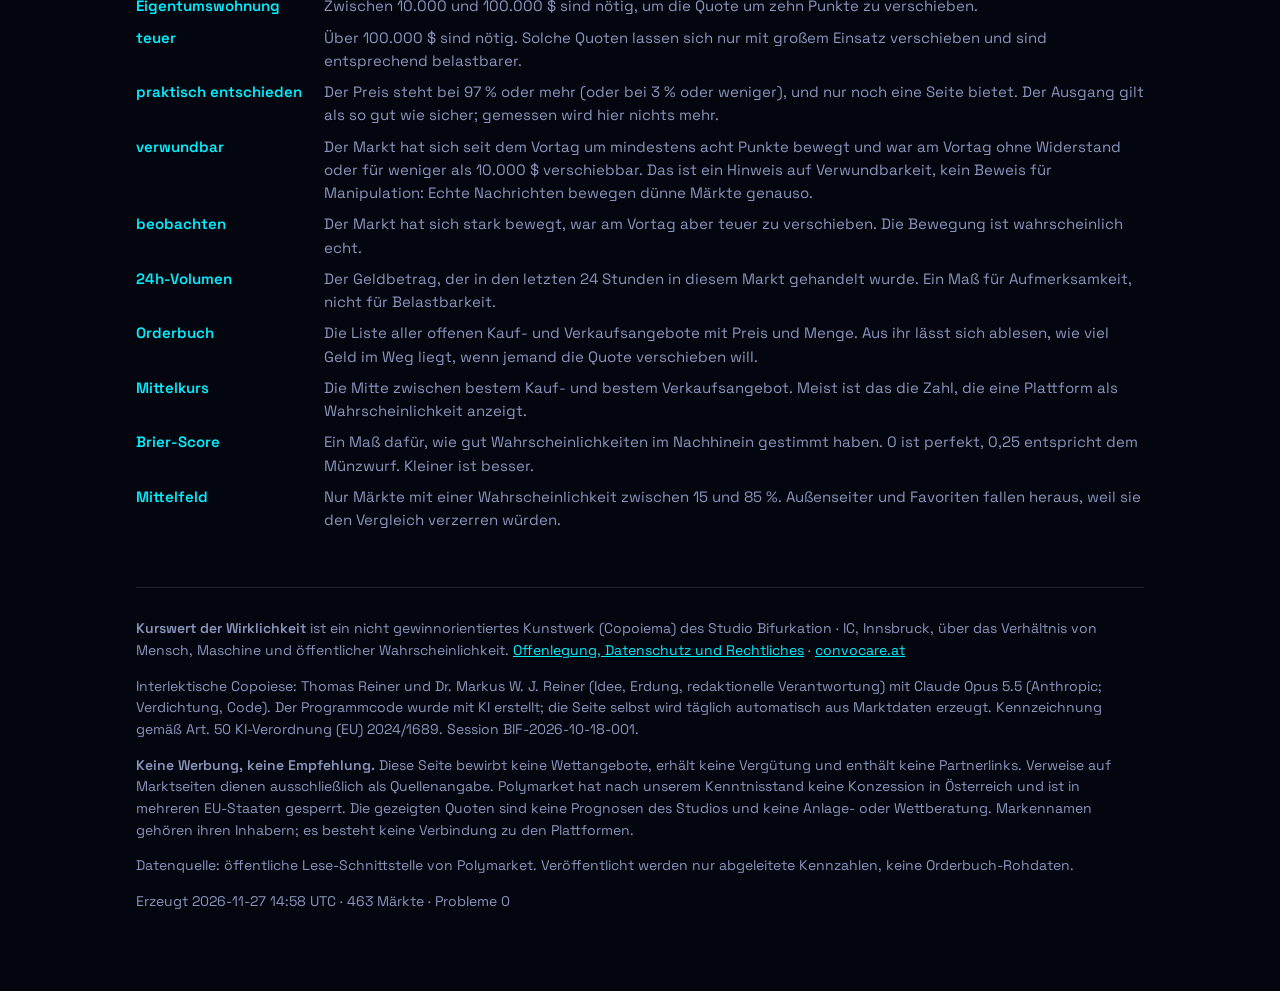
<file: site/heute.html>
<!doctype html><html lang="de"><head><meta charset="utf-8">
<meta name="viewport" content="width=device-width,initial-scale=1">
<title>Kurswert der Wirklichkeit</title>
<meta name="description" content="Was kostet es, eine Wahrscheinlichkeit zu verschieben? Täglicher Bericht über Prognosemärkte.">
<link rel="stylesheet" href="ci.css">
<style>
:root{--bg:var(--void);--card:var(--glass);--raised:var(--glass-2);--line:var(--glass-border);
--amber:var(--pink);--teal:var(--cyan)}
*{box-sizing:border-box}
body{margin:0;background:var(--bg);color:var(--text);
font:400 17px/1.55 var(--body);
background-image:radial-gradient(1200px 600px at 80% -10%,rgba(177,77,255,.10),transparent 60%)}
main{max-width:1040px;margin:0 auto;padding:32px 16px 64px}
h1{font:900 clamp(30px,6vw,48px)/1.1 var(--display);margin:0 0 10px;background:var(--grad-ice);-webkit-background-clip:text;background-clip:text;color:transparent}
h2{font:700 clamp(20px,3.4vw,26px)/1.2 var(--display);margin:48px 0 8px}
h3{font-size:17px;margin:20px 0 8px;color:var(--muted);font-weight:600}
p.lead{color:var(--muted);max-width:720px;margin:0 0 8px}
p.note{color:var(--muted);font-size:15px;max-width:760px;margin:4px 0 16px}
.date{color:var(--cyan);font:700 11px/1.4 var(--display);letter-spacing:.24em;text-transform:uppercase}
.banner{background:var(--red);color:var(--bg);padding:10px 16px;font-weight:700;border-radius:8px;margin-bottom:20px}
.grid{display:grid;gap:12px}
.card{background:var(--card);border:1px solid var(--line);border-radius:16px;padding:14px 16px;backdrop-filter:blur(10px);-webkit-backdrop-filter:blur(10px)}
.row{display:grid;grid-template-columns:1fr auto;gap:4px 16px;align-items:baseline}
.q{font-weight:600}
.q a,td a{color:var(--text);text-decoration:none;border-bottom:1px solid var(--line)}
.q a:hover,td a:hover{border-color:var(--teal)}
.meta{color:var(--muted);font-size:14px}
.right{text-align:right}
.prob{font:900 22px var(--display);color:var(--teal);text-align:right}
.cost{font-variant-numeric:tabular-nums;font-weight:700;color:var(--amber)}
.tier{display:inline-block;font-size:12px;padding:1px 8px;border-radius:99px;border:1px solid var(--line);
color:var(--muted);margin-left:6px;white-space:nowrap}
.tier.t-ohne,.tier.t-Taschengeld,.tier.t-verwundbar{border-color:var(--red);color:var(--red)}
.tier.t-Kleinwagen{border-color:var(--amber);color:var(--amber)}
.bar{height:8px;background:var(--raised);border-radius:4px;overflow:hidden;margin-top:6px}
.bar>span{display:block;height:100%;background:var(--teal)}
.bar.amber>span{background:var(--amber)}
table{width:100%;border-collapse:collapse;font-size:15px;font-variant-numeric:tabular-nums}
th,td{padding:6px 8px;border-bottom:1px solid var(--line);text-align:left;vertical-align:top}
th{color:var(--muted);font-weight:500}
td.num,th.num{text-align:right;white-space:nowrap}
.scroll{overflow-x:auto}
.empty{color:var(--muted);font-style:italic}
footer{margin-top:56px;padding-top:16px;border-top:1px solid var(--line);color:var(--muted);font-size:14px}
footer a{color:var(--teal)}
.term{font:inherit;color:inherit;background:none;border:0;padding:0;cursor:help;
border-bottom:1px dotted var(--muted);text-align:inherit}
.term:hover,.term:focus-visible{border-bottom-color:var(--teal);color:var(--text);outline:none}
.tier.term{border-bottom:1px solid;cursor:help}
.pop{max-width:min(420px,calc(100vw - 32px));background:var(--raised);color:var(--text);
border:1px solid var(--teal);border-radius:10px;padding:14px 16px;font-size:15px;line-height:1.5;
box-shadow:0 12px 40px rgba(0,0,0,.6);margin:auto}
.pop::backdrop{background:rgba(13,15,18,.55)}
.pop strong{display:block;color:var(--teal);margin-bottom:4px}
.pop p{margin:0}
.pop .close{float:right;background:none;border:0;color:var(--muted);font-size:20px;cursor:pointer;line-height:1}
dl.glossary{display:grid;grid-template-columns:minmax(120px,max-content) 1fr;gap:8px 20px;font-size:15px}
dl.glossary dt{color:var(--teal);font-weight:600}
dl.glossary dd{margin:0;color:var(--muted)}
@media (max-width:560px){h1{font-size:32px}.prob{font-size:19px}dl.glossary{grid-template-columns:1fr}dl.glossary dd{margin-bottom:8px}}
</style></head><body><main>
<div class="date">27.11.2026 · 463 Märkte</div>
<h1>Kurswert der Wirklichkeit</h1>
<p class="note"><a href="index.html" style="color:var(--teal)">Neu hier? Die Reise in sieben Stationen erklärt, worum es geht.</a></p>
<p class="lead"><button type="button" class="term" popovertarget="g-prognosemarkt">Prognosemärkte</button> werden zitiert wie Umfragen. Hier steht neben jeder Quote, wie viel Kapital es binden würde, sie durch Handel um zehn Prozentpunkte zu verschieben. Ob billig verschiebbare Quoten tatsächlich weniger taugen, prüft dieser Bericht laufend nach.</p>
<p class="note">Gemessen am sichtbaren <button type="button" class="term" popovertarget="g-orderbuch">Orderbuch</button> zum Zeitpunkt der Abfrage. <button type="button" class="term" popovertarget="g-ohne">„Ohne Widerstand“</button> heißt: Der Abstand zwischen bestem Kauf- und Verkaufsauftrag ist so groß, dass sich die angezeigte Zahl schon durch bloßes Einstellen von Aufträgen bewegen lässt, ganz ohne Handel. Market Maker füllen nach, wer verschiebt, hält danach Anteile mit möglichem Wert: gemessen wird Einsatz, nicht Verlust.</p>
<p class="note">Verteilung heute: <button type="button" class="term" popovertarget="g-ohne">ohne Widerstand</button>: 68 · <button type="button" class="term" popovertarget="g-taschengeld">Taschengeld</button>: 90 · <button type="button" class="term" popovertarget="g-kleinwagen">Kleinwagen</button>: 142 · <button type="button" class="term" popovertarget="g-wohnung">Eigentumswohnung</button>: 105 · <button type="button" class="term" popovertarget="g-teuer">teuer</button>: 9 · <button type="button" class="term" popovertarget="g-entschieden">praktisch entschieden</button>: 34. Unterstrichene Begriffe antippen für eine Erklärung, alle auf einen Blick unter <a href="#begriffe" style="color:var(--teal)">Begriffe</a>.</p>
<h2>Die meistgehandelten Fragen des Tages</h2>
<p class="note">Sortiert nach 24-Stunden-Volumen, ohne Sport. Sportwetten machen heute 25 % des Tagesvolumens aus (81 von 429 offenen Märkten) und würden diese Liste sonst füllen. Rechts unten das Kapital für zehn Punkte in die billigere Richtung.</p>
<div class="grid"><div class="card"><div class="row">
<div class="q"><a href="https://polymarket.com/event/bitcoin-price-on-november-27-2026" rel="nofollow noopener noreferrer">Will the price of Bitcoin be between $60,000 and $62,000 on November 27?</a></div>
<div class="prob">22 %</div>
<div class="meta">Polymarket · <button type="button" class="term" popovertarget="g-volumen">24h-Volumen</button> 2,0 Mio. $</div>
<div class="meta right"><button type="button" class="term" popovertarget="g-zehnpunkte">10 Punkte</button> <button type="button" class="term" popovertarget="g-richtung">nach oben</button>: <span class="cost">113 $</span><button type="button" class="tier term t-Taschengeld" popovertarget="g-taschengeld">Taschengeld</button></div>
</div></div><div class="card"><div class="row">
<div class="q"><a href="https://polymarket.com/event/fed-decision-in-december-20260729232808632" rel="nofollow noopener noreferrer">Will the Fed decrease interest rates by 25 bps after the December 2026 meeting?</a></div>
<div class="prob">0 %</div>
<div class="meta">Polymarket · <button type="button" class="term" popovertarget="g-volumen">24h-Volumen</button> 1,4 Mio. $</div>
<div class="meta right"><button type="button" class="term" popovertarget="g-zehnpunkte">10 Punkte</button> <button type="button" class="tier term t-ohne" popovertarget="g-ohne">ohne Widerstand</button></div>
</div></div><div class="card"><div class="row">
<div class="q"><a href="https://polymarket.com/event/fed-decision-in-december-20260729232808632" rel="nofollow noopener noreferrer">Will there be no change in Fed interest rates after the December 2026 meeting?</a></div>
<div class="prob">4 %</div>
<div class="meta">Polymarket · <button type="button" class="term" popovertarget="g-volumen">24h-Volumen</button> 798 Tsd. $</div>
<div class="meta right"><button type="button" class="term" popovertarget="g-zehnpunkte">10 Punkte</button> <button type="button" class="term" popovertarget="g-richtung">nach oben</button>: <span class="cost">20 Tsd. $</span><button type="button" class="tier term t-Eigentumswohnung" popovertarget="g-wohnung">Eigentumswohnung</button></div>
</div></div><div class="card"><div class="row">
<div class="q"><a href="https://polymarket.com/event/taipei-mayor-election-winner-20260813125857100" rel="nofollow noopener noreferrer">Will Chiang Wan-an win the next Taipei Mayor election?</a></div>
<div class="prob">62 %</div>
<div class="meta">Polymarket · <button type="button" class="term" popovertarget="g-volumen">24h-Volumen</button> 797 Tsd. $</div>
<div class="meta right"><button type="button" class="term" popovertarget="g-zehnpunkte">10 Punkte</button> <button type="button" class="term" popovertarget="g-richtung">nach unten</button>: <span class="cost">45 Tsd. $</span><button type="button" class="tier term t-Eigentumswohnung" popovertarget="g-wohnung">Eigentumswohnung</button></div>
</div></div><div class="card"><div class="row">
<div class="q"><a href="https://polymarket.com/event/taipei-mayor-election-winner-20260813125857100" rel="nofollow noopener noreferrer">Will Puma Shen win the next Taipei Mayor election?</a></div>
<div class="prob">38 %</div>
<div class="meta">Polymarket · <button type="button" class="term" popovertarget="g-volumen">24h-Volumen</button> 415 Tsd. $</div>
<div class="meta right"><button type="button" class="term" popovertarget="g-zehnpunkte">10 Punkte</button> <button type="button" class="term" popovertarget="g-richtung">nach oben</button>: <span class="cost">60 Tsd. $</span><button type="button" class="tier term t-Eigentumswohnung" popovertarget="g-wohnung">Eigentumswohnung</button></div>
</div></div><div class="card"><div class="row">
<div class="q"><a href="https://polymarket.com/event/fed-decision-in-december-20260729232808632" rel="nofollow noopener noreferrer">Will the Fed increase interest rates by 50+ bps after the December 2026 meeting?</a></div>
<div class="prob">2 %</div>
<div class="meta">Polymarket · <button type="button" class="term" popovertarget="g-volumen">24h-Volumen</button> 340 Tsd. $</div>
<div class="meta right"><button type="button" class="term" popovertarget="g-zehnpunkte">10 Punkte</button> <button type="button" class="term" popovertarget="g-richtung">nach oben</button>: <span class="cost">19 Tsd. $</span><button type="button" class="tier term t-Eigentumswohnung" popovertarget="g-wohnung">Eigentumswohnung</button></div>
</div></div><div class="card"><div class="row">
<div class="q"><a href="https://polymarket.com/event/fed-decision-in-december-20260729232808632" rel="nofollow noopener noreferrer">Will the Fed increase interest rates by 25 bps after the December 2026 meeting?</a></div>
<div class="prob">94 %</div>
<div class="meta">Polymarket · <button type="button" class="term" popovertarget="g-volumen">24h-Volumen</button> 274 Tsd. $</div>
<div class="meta right"><button type="button" class="term" popovertarget="g-zehnpunkte">10 Punkte</button> <button type="button" class="term" popovertarget="g-richtung">nach unten</button>: <span class="cost">95 Tsd. $</span><button type="button" class="tier term t-Eigentumswohnung" popovertarget="g-wohnung">Eigentumswohnung</button></div>
</div></div><div class="card"><div class="row">
<div class="q"><a href="https://polymarket.com/event/who-will-be-the-next-prime-minister-of-israel-after-the-next-election" rel="nofollow noopener noreferrer">Will Benjamin Netanyahu be the next Prime Minister of Israel?</a></div>
<div class="prob">12 %</div>
<div class="meta">Polymarket · <button type="button" class="term" popovertarget="g-volumen">24h-Volumen</button> 271 Tsd. $</div>
<div class="meta right"><button type="button" class="term" popovertarget="g-zehnpunkte">10 Punkte</button> <button type="button" class="term" popovertarget="g-richtung">nach oben</button>: <span class="cost">5.630 $</span><button type="button" class="tier term t-Kleinwagen" popovertarget="g-kleinwagen">Kleinwagen</button></div>
</div></div><div class="card"><div class="row">
<div class="q"><a href="https://polymarket.com/event/fed-decision-in-december-20260729232808632" rel="nofollow noopener noreferrer">Will the Fed decrease interest rates by 50+ bps after the December 2026 meeting?</a></div>
<div class="prob">0 %</div>
<div class="meta">Polymarket · <button type="button" class="term" popovertarget="g-volumen">24h-Volumen</button> 234 Tsd. $</div>
<div class="meta right"><button type="button" class="term" popovertarget="g-zehnpunkte">10 Punkte</button> <button type="button" class="tier term t-ohne" popovertarget="g-ohne">ohne Widerstand</button></div>
</div></div><div class="card"><div class="row">
<div class="q"><a href="https://polymarket.com/event/next-prime-minister-of-spain-20260625005215443" rel="nofollow noopener noreferrer">Will Pedro Sánchez be the next Prime Minister of Spain?</a></div>
<div class="prob">11 %</div>
<div class="meta">Polymarket · <button type="button" class="term" popovertarget="g-volumen">24h-Volumen</button> 230 Tsd. $</div>
<div class="meta right"><button type="button" class="term" popovertarget="g-zehnpunkte">10 Punkte</button> <button type="button" class="term" popovertarget="g-richtung">nach oben</button>: <span class="cost">22 Tsd. $</span><button type="button" class="tier term t-Eigentumswohnung" popovertarget="g-wohnung">Eigentumswohnung</button></div>
</div></div><div class="card"><div class="row">
<div class="q"><a href="https://polymarket.com/event/what-technical-failure-caused-the-faas-nationwide-ground-stop" rel="nofollow noopener noreferrer">Will it be confirmed that a software or configuration error caused the FAA&#x27;s nationwide ground stop on November 13?</a></div>
<div class="prob">24 %</div>
<div class="meta">Polymarket · <button type="button" class="term" popovertarget="g-volumen">24h-Volumen</button> 211 Tsd. $</div>
<div class="meta right"><button type="button" class="term" popovertarget="g-zehnpunkte">10 Punkte</button> <button type="button" class="term" popovertarget="g-richtung">nach oben</button>: <span class="cost">3.687 $</span><button type="button" class="tier term t-Kleinwagen" popovertarget="g-kleinwagen">Kleinwagen</button></div>
</div></div><div class="card"><div class="row">
<div class="q"><a href="https://polymarket.com/event/next-prime-minister-of-spain-20260625005215443" rel="nofollow noopener noreferrer">Will Alberto Núñez Feijóo be the next Prime Minister of Spain?</a></div>
<div class="prob">90 %</div>
<div class="meta">Polymarket · <button type="button" class="term" popovertarget="g-volumen">24h-Volumen</button> 205 Tsd. $</div>
<div class="meta right"><button type="button" class="term" popovertarget="g-zehnpunkte">10 Punkte</button> <button type="button" class="term" popovertarget="g-richtung">nach unten</button>: <span class="cost">18 Tsd. $</span><button type="button" class="tier term t-Eigentumswohnung" popovertarget="g-wohnung">Eigentumswohnung</button></div>
</div></div></div>
<h2>Viel Aufmerksamkeit, wenig Widerstand</h2>
<p class="note">Unter den 150 meistgehandelten Märkten ohne Sport jene, die ohne Widerstand oder mit weniger als 10.000 $ verschiebbar sind. Wer solche Quoten zitiert, zitiert eine dünne Zahl.</p>
<div class="grid"><div class="card"><div class="row">
<div class="q"><a href="https://polymarket.com/event/bitcoin-price-on-november-27-2026" rel="nofollow noopener noreferrer">Will the price of Bitcoin be between $60,000 and $62,000 on November 27?</a></div>
<div class="prob">22 %</div>
<div class="meta">Polymarket · <button type="button" class="term" popovertarget="g-volumen">24h-Volumen</button> 2,0 Mio. $</div>
<div class="meta right"><button type="button" class="term" popovertarget="g-zehnpunkte">10 Punkte</button> <button type="button" class="term" popovertarget="g-richtung">nach oben</button>: <span class="cost">113 $</span><button type="button" class="tier term t-Taschengeld" popovertarget="g-taschengeld">Taschengeld</button></div>
</div></div><div class="card"><div class="row">
<div class="q"><a href="https://polymarket.com/event/fed-decision-in-december-20260729232808632" rel="nofollow noopener noreferrer">Will the Fed decrease interest rates by 25 bps after the December 2026 meeting?</a></div>
<div class="prob">0 %</div>
<div class="meta">Polymarket · <button type="button" class="term" popovertarget="g-volumen">24h-Volumen</button> 1,4 Mio. $</div>
<div class="meta right"><button type="button" class="term" popovertarget="g-zehnpunkte">10 Punkte</button> <button type="button" class="tier term t-ohne" popovertarget="g-ohne">ohne Widerstand</button></div>
</div></div><div class="card"><div class="row">
<div class="q"><a href="https://polymarket.com/event/who-will-be-the-next-prime-minister-of-israel-after-the-next-election" rel="nofollow noopener noreferrer">Will Benjamin Netanyahu be the next Prime Minister of Israel?</a></div>
<div class="prob">12 %</div>
<div class="meta">Polymarket · <button type="button" class="term" popovertarget="g-volumen">24h-Volumen</button> 271 Tsd. $</div>
<div class="meta right"><button type="button" class="term" popovertarget="g-zehnpunkte">10 Punkte</button> <button type="button" class="term" popovertarget="g-richtung">nach oben</button>: <span class="cost">5.630 $</span><button type="button" class="tier term t-Kleinwagen" popovertarget="g-kleinwagen">Kleinwagen</button></div>
</div></div><div class="card"><div class="row">
<div class="q"><a href="https://polymarket.com/event/fed-decision-in-december-20260729232808632" rel="nofollow noopener noreferrer">Will the Fed decrease interest rates by 50+ bps after the December 2026 meeting?</a></div>
<div class="prob">0 %</div>
<div class="meta">Polymarket · <button type="button" class="term" popovertarget="g-volumen">24h-Volumen</button> 234 Tsd. $</div>
<div class="meta right"><button type="button" class="term" popovertarget="g-zehnpunkte">10 Punkte</button> <button type="button" class="tier term t-ohne" popovertarget="g-ohne">ohne Widerstand</button></div>
</div></div><div class="card"><div class="row">
<div class="q"><a href="https://polymarket.com/event/what-technical-failure-caused-the-faas-nationwide-ground-stop" rel="nofollow noopener noreferrer">Will it be confirmed that a software or configuration error caused the FAA&#x27;s nationwide ground stop on November 13?</a></div>
<div class="prob">24 %</div>
<div class="meta">Polymarket · <button type="button" class="term" popovertarget="g-volumen">24h-Volumen</button> 211 Tsd. $</div>
<div class="meta right"><button type="button" class="term" popovertarget="g-zehnpunkte">10 Punkte</button> <button type="button" class="term" popovertarget="g-richtung">nach oben</button>: <span class="cost">3.687 $</span><button type="button" class="tier term t-Kleinwagen" popovertarget="g-kleinwagen">Kleinwagen</button></div>
</div></div><div class="card"><div class="row">
<div class="q"><a href="https://polymarket.com/event/next-prime-minister-of-spain-20260625005215443" rel="nofollow noopener noreferrer">Will Santiago Abascal be the next Prime Minister of Spain?</a></div>
<div class="prob">0 %</div>
<div class="meta">Polymarket · <button type="button" class="term" popovertarget="g-volumen">24h-Volumen</button> 198 Tsd. $</div>
<div class="meta right"><button type="button" class="term" popovertarget="g-zehnpunkte">10 Punkte</button> <button type="button" class="tier term t-ohne" popovertarget="g-ohne">ohne Widerstand</button></div>
</div></div><div class="card"><div class="row">
<div class="q"><a href="https://polymarket.com/event/israel-x-iran-ceasefire-continues-throughptptpt-20260716224448963" rel="nofollow noopener noreferrer">Israel x Iran ceasefire continues through November 30?</a></div>
<div class="prob">95 %</div>
<div class="meta">Polymarket · <button type="button" class="term" popovertarget="g-volumen">24h-Volumen</button> 195 Tsd. $</div>
<div class="meta right"><button type="button" class="term" popovertarget="g-zehnpunkte">10 Punkte</button> <button type="button" class="term" popovertarget="g-richtung">nach unten</button>: <span class="cost">2.199 $</span><button type="button" class="tier term t-Kleinwagen" popovertarget="g-kleinwagen">Kleinwagen</button></div>
</div></div><div class="card"><div class="row">
<div class="q"><a href="https://polymarket.com/event/next-french-presidential-election" rel="nofollow noopener noreferrer">Will Sébastien Lecornu win the 2027 French presidential election?</a></div>
<div class="prob">0 %</div>
<div class="meta">Polymarket · <button type="button" class="term" popovertarget="g-volumen">24h-Volumen</button> 138 Tsd. $</div>
<div class="meta right"><button type="button" class="term" popovertarget="g-zehnpunkte">10 Punkte</button> <button type="button" class="tier term t-ohne" popovertarget="g-ohne">ohne Widerstand</button></div>
</div></div><div class="card"><div class="row">
<div class="q"><a href="https://polymarket.com/event/h200-average-rental-price-in-january-2027" rel="nofollow noopener noreferrer">Will the average Ornn H200 rental price in January 2027 be above $7.00?</a></div>
<div class="prob">34 %</div>
<div class="meta">Polymarket · <button type="button" class="term" popovertarget="g-volumen">24h-Volumen</button> 132 Tsd. $</div>
<div class="meta right"><button type="button" class="term" popovertarget="g-zehnpunkte">10 Punkte</button> <button type="button" class="term" popovertarget="g-richtung">nach oben</button>: <span class="cost">5.939 $</span><button type="button" class="tier term t-Kleinwagen" popovertarget="g-kleinwagen">Kleinwagen</button></div>
</div></div><div class="card"><div class="row">
<div class="q"><a href="https://polymarket.com/event/what-price-will-bitcoin-hit-in-november-2026" rel="nofollow noopener noreferrer">Will Bitcoin dip to $50,000 in November?</a></div>
<div class="prob">3 %</div>
<div class="meta">Polymarket · <button type="button" class="term" popovertarget="g-volumen">24h-Volumen</button> 131 Tsd. $</div>
<div class="meta right"><button type="button" class="term" popovertarget="g-zehnpunkte">10 Punkte</button> <button type="button" class="term" popovertarget="g-richtung">nach oben</button>: <span class="cost">1.258 $</span><button type="button" class="tier term t-Kleinwagen" popovertarget="g-kleinwagen">Kleinwagen</button></div>
</div></div><div class="card"><div class="row">
<div class="q"><a href="https://polymarket.com/event/bitcoin-above-on-november-27-2026" rel="nofollow noopener noreferrer">Will the price of Bitcoin be above $60,000 on November 27?</a></div>
<div class="prob">24 %</div>
<div class="meta">Polymarket · <button type="button" class="term" popovertarget="g-volumen">24h-Volumen</button> 126 Tsd. $</div>
<div class="meta right"><button type="button" class="term" popovertarget="g-zehnpunkte">10 Punkte</button> <button type="button" class="term" popovertarget="g-richtung">nach oben</button>: <span class="cost">579 $</span><button type="button" class="tier term t-Taschengeld" popovertarget="g-taschengeld">Taschengeld</button></div>
</div></div><div class="card"><div class="row">
<div class="q"><a href="https://polymarket.com/event/2026-taipei-mayoral-election-margin-of-victory-20261103233704870" rel="nofollow noopener noreferrer">Will Puma Shen win the 2026 Taipei Mayoral Election by 8% or more?</a></div>
<div class="prob">12 %</div>
<div class="meta">Polymarket · <button type="button" class="term" popovertarget="g-volumen">24h-Volumen</button> 124 Tsd. $</div>
<div class="meta right"><button type="button" class="term" popovertarget="g-zehnpunkte">10 Punkte</button> <button type="button" class="term" popovertarget="g-richtung">nach oben</button>: <span class="cost">9.260 $</span><button type="button" class="tier term t-Kleinwagen" popovertarget="g-kleinwagen">Kleinwagen</button></div>
</div></div></div>
<h2>Bewegungen seit 26.11.</h2>
<p class="note">Märkte mit mindestens acht Punkten Bewegung im <button type="button" class="term" popovertarget="g-mittelkurs">Mittelkurs</button>. <button type="button" class="term" popovertarget="g-verwundbar">„Verwundbar“</button> heißt: Am Vergleichstag war der Markt ohne Widerstand oder für weniger als 10.000 $ verschiebbar. Ein Hinweis, kein Manipulationsnachweis. Echte Nachrichten bewegen dünne Märkte genauso.</p>
<div class='scroll'><table><tr><th>Markt</th><th class='num'>Bewegung</th><th class='num'>Widerstand vorher</th><th></th></tr><tr><td><a href='https://polymarket.com/event/elon-musk-of-tweets-november-20-november-27-2026' rel='nofollow noopener noreferrer'>Will Elon Musk post 240-259 tweets from November 20 to November 27, 2026?</a><div class='meta'>Polymarket</div></td><td class='num'>8 % → 82 %</td><td class='num'><button type="button" class="tier term t-Taschengeld" popovertarget="g-taschengeld">Taschengeld</button></td><td><button type="button" class="tier term t-verwundbar" popovertarget="g-verwundbar">verwundbar</button></td></tr><tr><td><a href='https://polymarket.com/event/what-technical-failure-caused-the-faas-nationwide-ground-stop' rel='nofollow noopener noreferrer'>Will it be confirmed that a software or configuration error caused the FAA&#x27;s nationwide ground stop on November 13?</a><div class='meta'>Polymarket</div></td><td class='num'>88 % → 24 %</td><td class='num'><button type="button" class="tier term t-Taschengeld" popovertarget="g-taschengeld">Taschengeld</button></td><td><button type="button" class="tier term t-verwundbar" popovertarget="g-verwundbar">verwundbar</button></td></tr><tr><td><a href='https://polymarket.com/event/elon-musk-of-tweets-november-20-november-27-2026' rel='nofollow noopener noreferrer'>Will Elon Musk post 280-299 tweets from November 20 to November 27, 2026?</a><div class='meta'>Polymarket</div></td><td class='num'>36 % → 1 %</td><td class='num'><button type="button" class="tier term t-Kleinwagen" popovertarget="g-kleinwagen">Kleinwagen</button></td><td><button type="button" class="tier term t-verwundbar" popovertarget="g-verwundbar">verwundbar</button></td></tr><tr><td><a href='https://polymarket.com/event/what-price-will-bitcoin-hit-in-november-2026' rel='nofollow noopener noreferrer'>Will Bitcoin reach $62,500 in November?</a><div class='meta'>Polymarket</div></td><td class='num'>46 % → 22 %</td><td class='num'><button type="button" class="tier term t-Kleinwagen" popovertarget="g-kleinwagen">Kleinwagen</button></td><td><button type="button" class="tier term t-verwundbar" popovertarget="g-verwundbar">verwundbar</button></td></tr><tr><td><a href='https://polymarket.com/event/elon-musk-of-tweets-november-20-november-27-2026' rel='nofollow noopener noreferrer'>Will Elon Musk post 260-279 tweets from November 20 to November 27, 2026?</a><div class='meta'>Polymarket</div></td><td class='num'>40 % → 16 %</td><td class='num'><button type="button" class="tier term t-Kleinwagen" popovertarget="g-kleinwagen">Kleinwagen</button></td><td><button type="button" class="tier term t-verwundbar" popovertarget="g-verwundbar">verwundbar</button></td></tr><tr><td><a href='https://polymarket.com/event/which-millennium-prize-problem-will-ai-solve-next' rel='nofollow noopener noreferrer'>Will the Riemann Hypothesis be the next Millennium Prize Problem solved by AI?</a><div class='meta'>Polymarket</div></td><td class='num'>87 % → 71 %</td><td class='num'><button type="button" class="tier term t-Taschengeld" popovertarget="g-taschengeld">Taschengeld</button></td><td><button type="button" class="tier term t-verwundbar" popovertarget="g-verwundbar">verwundbar</button></td></tr><tr><td><a href='https://polymarket.com/event/anthropic-announces-a-millennium-prize-solution-byptptpt' rel='nofollow noopener noreferrer'>Will Anthropic announce a Millennium Prize solution by December 31, 2026?</a><div class='meta'>Polymarket</div></td><td class='num'>70 % → 55 %</td><td class='num'><button type="button" class="tier term t-Taschengeld" popovertarget="g-taschengeld">Taschengeld</button></td><td><button type="button" class="tier term t-verwundbar" popovertarget="g-verwundbar">verwundbar</button></td></tr><tr><td><a href='https://polymarket.com/event/what-price-will-bitcoin-hit-in-november-2026' rel='nofollow noopener noreferrer'>Will Bitcoin dip to $57,500 in November?</a><div class='meta'>Polymarket</div></td><td class='num'>34 % → 48 %</td><td class='num'><button type="button" class="tier term t-Kleinwagen" popovertarget="g-kleinwagen">Kleinwagen</button></td><td><button type="button" class="tier term t-verwundbar" popovertarget="g-verwundbar">verwundbar</button></td></tr><tr><td><a href='https://polymarket.com/event/will-variational-launch-a-token-in-2025' rel='nofollow noopener noreferrer'>Will Variational launch a token by December 31, 2026?</a><div class='meta'>Polymarket</div></td><td class='num'>60 % → 74 %</td><td class='num'><button type="button" class="tier term t-Taschengeld" popovertarget="g-taschengeld">Taschengeld</button></td><td><button type="button" class="tier term t-verwundbar" popovertarget="g-verwundbar">verwundbar</button></td></tr><tr><td><a href='https://polymarket.com/event/elon-musk-of-tweets-november-20-november-27-2026' rel='nofollow noopener noreferrer'>Will Elon Musk post 300-319 tweets from November 20 to November 27, 2026?</a><div class='meta'>Polymarket</div></td><td class='num'>12 % → 0 %</td><td class='num'><button type="button" class="tier term t-Taschengeld" popovertarget="g-taschengeld">Taschengeld</button></td><td><button type="button" class="tier term t-verwundbar" popovertarget="g-verwundbar">verwundbar</button></td></tr><tr><td><a href='https://polymarket.com/event/bitcoin-above-on-november-27-2026' rel='nofollow noopener noreferrer'>Will the price of Bitcoin be above $62,000 on November 27?</a><div class='meta'>Polymarket</div></td><td class='num'>14 % → 2 %</td><td class='num'><button type="button" class="tier term t-Taschengeld" popovertarget="g-taschengeld">Taschengeld</button></td><td><button type="button" class="tier term t-verwundbar" popovertarget="g-verwundbar">verwundbar</button></td></tr><tr><td><a href='https://polymarket.com/event/what-price-will-bitcoin-hit-in-november-2026' rel='nofollow noopener noreferrer'>Will Bitcoin reach $65,000 in November?</a><div class='meta'>Polymarket</div></td><td class='num'>16 % → 6 %</td><td class='num'><button type="button" class="tier term t-Kleinwagen" popovertarget="g-kleinwagen">Kleinwagen</button></td><td><button type="button" class="tier term t-verwundbar" popovertarget="g-verwundbar">verwundbar</button></td></tr><tr><td><a href='https://polymarket.com/event/b300-average-rental-price-in-march-2027' rel='nofollow noopener noreferrer'>Will the average Ornn B300 rental price in March 2027 be above $15.00?</a><div class='meta'>Polymarket</div></td><td class='num'>24 % → 14 %</td><td class='num'><button type="button" class="tier term t-Kleinwagen" popovertarget="g-kleinwagen">Kleinwagen</button></td><td><button type="button" class="tier term t-verwundbar" popovertarget="g-verwundbar">verwundbar</button></td></tr><tr><td><a href='https://polymarket.com/event/how-many-more-millennium-prize-problems-will-ai-solve-in-2026' rel='nofollow noopener noreferrer'>Will AI solve 1 more Millennium Prize Problem in 2026?</a><div class='meta'>Polymarket</div></td><td class='num'>63 % → 54 %</td><td class='num'><button type="button" class="tier term t-Taschengeld" popovertarget="g-taschengeld">Taschengeld</button></td><td><button type="button" class="tier term t-verwundbar" popovertarget="g-verwundbar">verwundbar</button></td></tr><tr><td><a href='https://polymarket.com/event/b200-average-rental-price-in-june-2027' rel='nofollow noopener noreferrer'>Will the average Ornn B200 rental price in June 2027 be above $9.00?</a><div class='meta'>Polymarket</div></td><td class='num'>32 % → 42 %</td><td class='num'><button type="button" class="tier term t-Kleinwagen" popovertarget="g-kleinwagen">Kleinwagen</button></td><td><button type="button" class="tier term t-verwundbar" popovertarget="g-verwundbar">verwundbar</button></td></tr></table></div>
<h2>Wo die Quellen auseinanderlaufen</h2>
<p class="empty">Noch keine gepflegten Paare mit aktuellen Daten.</p>
<h2>Worüber gewettet wird</h2>
<p class="note">Anteil am Volumen der erfassten Märkte, also der je 400 meistgehandelten pro Plattform. Nischenmärkte fehlen damit von vornherein. Die Zuordnung läuft über Schlüsselwörter und irrt im Einzelfall.</p>
<h3>Regionen</h3><div class='grid' style='gap:8px'>
<div><div class='row'><span>unklar/global <span class='meta'>· 350 Märkte</span></span><span class='meta'>38,7 %</span></div><div class='bar '><span style='width:38.7%'></span></div></div>
<div><div class='row'><span>Naher Osten <span class='meta'>· 28 Märkte</span></span><span class='meta'>22,2 %</span></div><div class='bar '><span style='width:22.2%'></span></div></div>
<div><div class='row'><span>Nordamerika <span class='meta'>· 39 Märkte</span></span><span class='meta'>18,2 %</span></div><div class='bar '><span style='width:18.2%'></span></div></div>
<div><div class='row'><span>Europa <span class='meta'>· 26 Märkte</span></span><span class='meta'>11,2 %</span></div><div class='bar '><span style='width:11.2%'></span></div></div>
<div><div class='row'><span>Asien <span class='meta'>· 7 Märkte</span></span><span class='meta'>4,8 %</span></div><div class='bar '><span style='width:4.8%'></span></div></div>
<div><div class='row'><span>Russland/Ukraine <span class='meta'>· 4 Märkte</span></span><span class='meta'>3,1 %</span></div><div class='bar '><span style='width:3.1%'></span></div></div>
<div><div class='row'><span>Lateinamerika <span class='meta'>· 5 Märkte</span></span><span class='meta'>1,7 %</span></div><div class='bar '><span style='width:1.7%'></span></div></div>
<div><div class='row'><span>Ozeanien <span class='meta'>· 3 Märkte</span></span><span class='meta'>0,0 %</span></div><div class='bar '><span style='width:0.4%'></span></div></div>
<div><div class='row'><span>DACH <span class='meta'>· 1 Märkte</span></span><span class='meta'>0,0 %</span></div><div class='bar '><span style='width:0.4%'></span></div></div>
</div>
<h3>Themen</h3><div class='grid' style='gap:8px'>
<div><div class='row'><span>Politik <span class='meta'>· 65 Märkte</span></span><span class='meta'>39,7 %</span></div><div class='bar amber'><span style='width:39.7%'></span></div></div>
<div><div class='row'><span>Sonstiges <span class='meta'>· 128 Märkte</span></span><span class='meta'>25,0 %</span></div><div class='bar amber'><span style='width:25.0%'></span></div></div>
<div><div class='row'><span>Krieg/Konflikt <span class='meta'>· 9 Märkte</span></span><span class='meta'>13,2 %</span></div><div class='bar amber'><span style='width:13.2%'></span></div></div>
<div><div class='row'><span>Wirtschaft <span class='meta'>· 16 Märkte</span></span><span class='meta'>7,1 %</span></div><div class='bar amber'><span style='width:7.1%'></span></div></div>
<div><div class='row'><span>Sport <span class='meta'>· 96 Märkte</span></span><span class='meta'>7,0 %</span></div><div class='bar amber'><span style='width:7.0%'></span></div></div>
<div><div class='row'><span>Krypto <span class='meta'>· 68 Märkte</span></span><span class='meta'>5,2 %</span></div><div class='bar amber'><span style='width:5.2%'></span></div></div>
<div><div class='row'><span>KI/Tech <span class='meta'>· 70 Märkte</span></span><span class='meta'>2,4 %</span></div><div class='bar amber'><span style='width:2.4%'></span></div></div>
<div><div class='row'><span>Kultur <span class='meta'>· 11 Märkte</span></span><span class='meta'>0,4 %</span></div><div class='bar amber'><span style='width:0.4%'></span></div></div>
</div>
<h2>Prüfstand</h2>
<p class="note"><button type="button" class="term" popovertarget="g-brier">Brier-Score</button> je Klasse, gemessen am letzten Schnappschuss mindestens sieben Tage vor der Auflösung. Kleiner ist besser, 0,25 entspricht dem Münzwurf. Weil billige Märkte oft Außenseiter sind, steht daneben das <button type="button" class="term" popovertarget="g-mittelfeld">Mittelfeld</button> (Preis 15 bis 85 %) gesondert.</p>
<div class='scroll'><table><tr><th>Klasse</th><th class='num'>Märkte</th><th class='num'>Ø Preis</th><th class='num'>Brier</th><th class='num'>Mittelfeld</th><th class='num'>Brier Mittelfeld</th></tr><tr><td>ohne Widerstand</td><td class='num'>36</td><td class='num'>14 %</td><td class='num'>0,046</td><td class='num'>4</td><td class='num'>0,417</td></tr><tr><td>Taschengeld</td><td class='num'>40</td><td class='num'>43 %</td><td class='num'>0,101</td><td class='num'>16</td><td class='num'>0,195</td></tr><tr><td>Kleinwagen</td><td class='num'>16</td><td class='num'>26 %</td><td class='num'>0,208</td><td class='num'>10</td><td class='num'>0,329</td></tr><tr><td>Eigentumswohnung</td><td class='num'>8</td><td class='num'>24 %</td><td class='num'>0,252</td><td class='num'>7</td><td class='num'>0,287</td></tr><tr><td>unbekannt</td><td class='num'>9</td><td class='num'>11 %</td><td class='num'>0,222</td><td class='num'>0</td><td class='num'>k. A.</td></tr></table></div>
<h2 id="begriffe">Begriffe</h2><p class="note">Jeder unterstrichene Begriff im Bericht öffnet beim Antippen diese Erklärung.</p><dl class="glossary"><dt>Prognosemarkt</dt><dd>Eine Plattform, auf der Menschen mit Geld darauf wetten, ob etwas eintritt. Ein Anteil zahlt 1 $, wenn es eintritt, sonst nichts. Kostet er 62 Cent, liest man das als 62 % Wahrscheinlichkeit.</dd><dt>Kapital für 10 Punkte</dt><dd>So viel Geld müsste jemand einsetzen, um die angezeigte Wahrscheinlichkeit durch Käufe um zehn Prozentpunkte zu verschieben, etwa von 60 auf 70 %. Je kleiner der Betrag, desto leichter lässt sich die Zahl beeinflussen, die in Schlagzeilen zitiert wird.</dd><dt>nach oben, nach unten</dt><dd>Die Richtung, in die das Verschieben billiger wäre. Nach oben heißt: JA-Anteile kaufen, bis die Wahrscheinlichkeit zehn Punkte höher steht. Nach unten heißt: NEIN-Anteile kaufen.</dd><dt>ohne Widerstand</dt><dd>Zwischen dem besten Kaufangebot und dem besten Verkaufsangebot klafft eine Lücke von zehn Punkten oder mehr. Dann genügt ein einziger Auftrag in diese Lücke, und die angezeigte Zahl springt, ohne dass irgendetwas gehandelt wird. Solche Quoten sind praktisch beliebig formbar.</dd><dt>Taschengeld</dt><dd>Unter 1.000 $ reichen, um die Quote um zehn Punkte zu verschieben. Die Klassen sind nach dem benannt, was man sich für diesen Betrag ungefähr kaufen könnte.</dd><dt>Kleinwagen</dt><dd>Zwischen 1.000 und 10.000 $ reichen, um die Quote um zehn Punkte zu verschieben.</dd><dt>Eigentumswohnung</dt><dd>Zwischen 10.000 und 100.000 $ sind nötig, um die Quote um zehn Punkte zu verschieben.</dd><dt>teuer</dt><dd>Über 100.000 $ sind nötig. Solche Quoten lassen sich nur mit großem Einsatz verschieben und sind entsprechend belastbarer.</dd><dt>praktisch entschieden</dt><dd>Der Preis steht bei 97 % oder mehr (oder bei 3 % oder weniger), und nur noch eine Seite bietet. Der Ausgang gilt als so gut wie sicher; gemessen wird hier nichts mehr.</dd><dt>verwundbar</dt><dd>Der Markt hat sich seit dem Vortag um mindestens acht Punkte bewegt und war am Vortag ohne Widerstand oder für weniger als 10.000 $ verschiebbar. Das ist ein Hinweis auf Verwundbarkeit, kein Beweis für Manipulation: Echte Nachrichten bewegen dünne Märkte genauso.</dd><dt>beobachten</dt><dd>Der Markt hat sich stark bewegt, war am Vortag aber teuer zu verschieben. Die Bewegung ist wahrscheinlich echt.</dd><dt>24h-Volumen</dt><dd>Der Geldbetrag, der in den letzten 24 Stunden in diesem Markt gehandelt wurde. Ein Maß für Aufmerksamkeit, nicht für Belastbarkeit.</dd><dt>Orderbuch</dt><dd>Die Liste aller offenen Kauf- und Verkaufsangebote mit Preis und Menge. Aus ihr lässt sich ablesen, wie viel Geld im Weg liegt, wenn jemand die Quote verschieben will.</dd><dt>Mittelkurs</dt><dd>Die Mitte zwischen bestem Kauf- und bestem Verkaufsangebot. Meist ist das die Zahl, die eine Plattform als Wahrscheinlichkeit anzeigt.</dd><dt>Brier-Score</dt><dd>Ein Maß dafür, wie gut Wahrscheinlichkeiten im Nachhinein gestimmt haben. 0 ist perfekt, 0,25 entspricht dem Münzwurf. Kleiner ist besser.</dd><dt>Mittelfeld</dt><dd>Nur Märkte mit einer Wahrscheinlichkeit zwischen 15 und 85 %. Außenseiter und Favoriten fallen heraus, weil sie den Vergleich verzerren würden.</dd></dl>
<footer>
<p><strong>Kurswert der Wirklichkeit</strong> ist ein nicht gewinnorientiertes Kunstwerk (Copoiema) des Studio Bifurkation · IC, Innsbruck, über das Verhältnis von Mensch, Maschine und öffentlicher Wahrscheinlichkeit. <a href="impressum.html">Offenlegung, Datenschutz und Rechtliches</a> · <a href="https://convocare.at">convocare.at</a></p>
<p>Interlektische Copoiese: Thomas Reiner und Dr. Markus W. J. Reiner (Idee, Erdung, redaktionelle Verantwortung) mit Claude Opus 5.5 (Anthropic; Verdichtung, Code). Der Programmcode wurde mit KI erstellt; die Seite selbst wird täglich automatisch aus Marktdaten erzeugt. Kennzeichnung gemäß Art. 50 KI-Verordnung (EU) 2024/1689. Session BIF-2026-10-18-001.</p>
<p><strong>Keine Werbung, keine Empfehlung.</strong> Diese Seite bewirbt keine Wettangebote, erhält keine Vergütung und enthält keine Partnerlinks. Verweise auf Marktseiten dienen ausschließlich als Quellenangabe. Polymarket hat nach unserem Kenntnisstand keine Konzession in Österreich und ist in mehreren EU-Staaten gesperrt. Die gezeigten Quoten sind keine Prognosen des Studios und keine Anlage- oder Wettberatung. Markennamen gehören ihren Inhabern; es besteht keine Verbindung zu den Plattformen.</p>
<p>Datenquelle: öffentliche Lese-Schnittstelle von Polymarket. Veröffentlicht werden nur abgeleitete Kennzahlen, keine Orderbuch-Rohdaten.</p>
<p>Erzeugt 2026-11-27 14:58 UTC · 463 Märkte · Probleme 0</p>
</footer></main><div id="g-prognosemarkt" popover class="pop"><button type="button" class="close" popovertarget="g-prognosemarkt" popovertargetaction="hide" aria-label="Schließen">×</button><strong>Prognosemarkt</strong><p>Eine Plattform, auf der Menschen mit Geld darauf wetten, ob etwas eintritt. Ein Anteil zahlt 1 $, wenn es eintritt, sonst nichts. Kostet er 62 Cent, liest man das als 62 % Wahrscheinlichkeit.</p></div><div id="g-zehnpunkte" popover class="pop"><button type="button" class="close" popovertarget="g-zehnpunkte" popovertargetaction="hide" aria-label="Schließen">×</button><strong>Kapital für 10 Punkte</strong><p>So viel Geld müsste jemand einsetzen, um die angezeigte Wahrscheinlichkeit durch Käufe um zehn Prozentpunkte zu verschieben, etwa von 60 auf 70 %. Je kleiner der Betrag, desto leichter lässt sich die Zahl beeinflussen, die in Schlagzeilen zitiert wird.</p></div><div id="g-richtung" popover class="pop"><button type="button" class="close" popovertarget="g-richtung" popovertargetaction="hide" aria-label="Schließen">×</button><strong>nach oben, nach unten</strong><p>Die Richtung, in die das Verschieben billiger wäre. Nach oben heißt: JA-Anteile kaufen, bis die Wahrscheinlichkeit zehn Punkte höher steht. Nach unten heißt: NEIN-Anteile kaufen.</p></div><div id="g-ohne" popover class="pop"><button type="button" class="close" popovertarget="g-ohne" popovertargetaction="hide" aria-label="Schließen">×</button><strong>ohne Widerstand</strong><p>Zwischen dem besten Kaufangebot und dem besten Verkaufsangebot klafft eine Lücke von zehn Punkten oder mehr. Dann genügt ein einziger Auftrag in diese Lücke, und die angezeigte Zahl springt, ohne dass irgendetwas gehandelt wird. Solche Quoten sind praktisch beliebig formbar.</p></div><div id="g-taschengeld" popover class="pop"><button type="button" class="close" popovertarget="g-taschengeld" popovertargetaction="hide" aria-label="Schließen">×</button><strong>Taschengeld</strong><p>Unter 1.000 $ reichen, um die Quote um zehn Punkte zu verschieben. Die Klassen sind nach dem benannt, was man sich für diesen Betrag ungefähr kaufen könnte.</p></div><div id="g-kleinwagen" popover class="pop"><button type="button" class="close" popovertarget="g-kleinwagen" popovertargetaction="hide" aria-label="Schließen">×</button><strong>Kleinwagen</strong><p>Zwischen 1.000 und 10.000 $ reichen, um die Quote um zehn Punkte zu verschieben.</p></div><div id="g-wohnung" popover class="pop"><button type="button" class="close" popovertarget="g-wohnung" popovertargetaction="hide" aria-label="Schließen">×</button><strong>Eigentumswohnung</strong><p>Zwischen 10.000 und 100.000 $ sind nötig, um die Quote um zehn Punkte zu verschieben.</p></div><div id="g-teuer" popover class="pop"><button type="button" class="close" popovertarget="g-teuer" popovertargetaction="hide" aria-label="Schließen">×</button><strong>teuer</strong><p>Über 100.000 $ sind nötig. Solche Quoten lassen sich nur mit großem Einsatz verschieben und sind entsprechend belastbarer.</p></div><div id="g-entschieden" popover class="pop"><button type="button" class="close" popovertarget="g-entschieden" popovertargetaction="hide" aria-label="Schließen">×</button><strong>praktisch entschieden</strong><p>Der Preis steht bei 97 % oder mehr (oder bei 3 % oder weniger), und nur noch eine Seite bietet. Der Ausgang gilt als so gut wie sicher; gemessen wird hier nichts mehr.</p></div><div id="g-verwundbar" popover class="pop"><button type="button" class="close" popovertarget="g-verwundbar" popovertargetaction="hide" aria-label="Schließen">×</button><strong>verwundbar</strong><p>Der Markt hat sich seit dem Vortag um mindestens acht Punkte bewegt und war am Vortag ohne Widerstand oder für weniger als 10.000 $ verschiebbar. Das ist ein Hinweis auf Verwundbarkeit, kein Beweis für Manipulation: Echte Nachrichten bewegen dünne Märkte genauso.</p></div><div id="g-beobachten" popover class="pop"><button type="button" class="close" popovertarget="g-beobachten" popovertargetaction="hide" aria-label="Schließen">×</button><strong>beobachten</strong><p>Der Markt hat sich stark bewegt, war am Vortag aber teuer zu verschieben. Die Bewegung ist wahrscheinlich echt.</p></div><div id="g-volumen" popover class="pop"><button type="button" class="close" popovertarget="g-volumen" popovertargetaction="hide" aria-label="Schließen">×</button><strong>24h-Volumen</strong><p>Der Geldbetrag, der in den letzten 24 Stunden in diesem Markt gehandelt wurde. Ein Maß für Aufmerksamkeit, nicht für Belastbarkeit.</p></div><div id="g-orderbuch" popover class="pop"><button type="button" class="close" popovertarget="g-orderbuch" popovertargetaction="hide" aria-label="Schließen">×</button><strong>Orderbuch</strong><p>Die Liste aller offenen Kauf- und Verkaufsangebote mit Preis und Menge. Aus ihr lässt sich ablesen, wie viel Geld im Weg liegt, wenn jemand die Quote verschieben will.</p></div><div id="g-mittelkurs" popover class="pop"><button type="button" class="close" popovertarget="g-mittelkurs" popovertargetaction="hide" aria-label="Schließen">×</button><strong>Mittelkurs</strong><p>Die Mitte zwischen bestem Kauf- und bestem Verkaufsangebot. Meist ist das die Zahl, die eine Plattform als Wahrscheinlichkeit anzeigt.</p></div><div id="g-brier" popover class="pop"><button type="button" class="close" popovertarget="g-brier" popovertargetaction="hide" aria-label="Schließen">×</button><strong>Brier-Score</strong><p>Ein Maß dafür, wie gut Wahrscheinlichkeiten im Nachhinein gestimmt haben. 0 ist perfekt, 0,25 entspricht dem Münzwurf. Kleiner ist besser.</p></div><div id="g-mittelfeld" popover class="pop"><button type="button" class="close" popovertarget="g-mittelfeld" popovertargetaction="hide" aria-label="Schließen">×</button><strong>Mittelfeld</strong><p>Nur Märkte mit einer Wahrscheinlichkeit zwischen 15 und 85 %. Außenseiter und Favoriten fallen heraus, weil sie den Vergleich verzerren würden.</p></div></body></html>
</file>
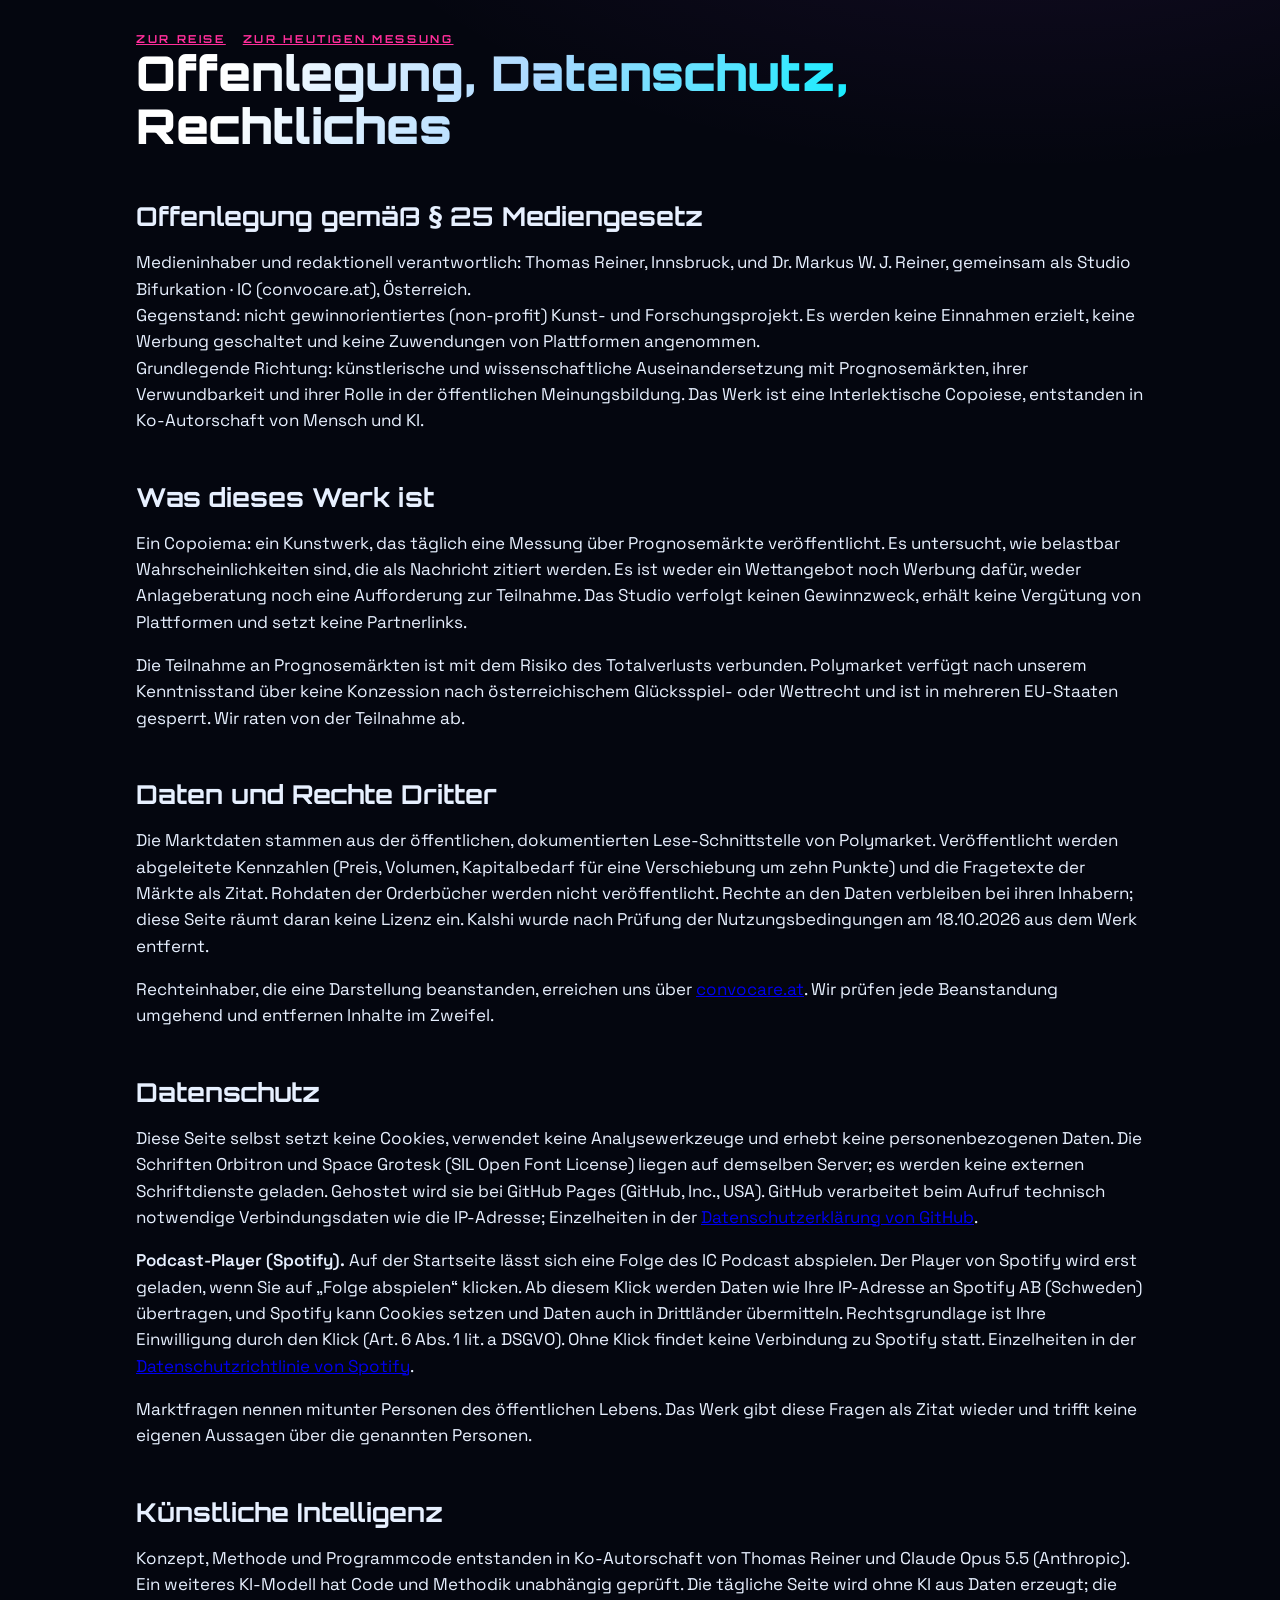
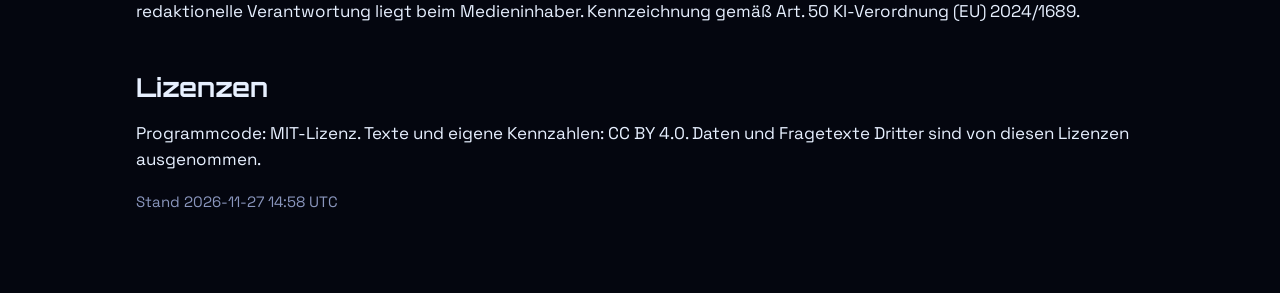
<file: site/impressum.html>
<!doctype html><html lang="de"><head><meta charset="utf-8">
<meta name="viewport" content="width=device-width,initial-scale=1">
<title>Offenlegung · Kurswert der Wirklichkeit</title>
<meta name="robots" content="noindex">
<link rel="stylesheet" href="ci.css">
<style>
:root{--bg:var(--void);--card:var(--glass);--raised:var(--glass-2);--line:var(--glass-border);
--amber:var(--pink);--teal:var(--cyan)}
*{box-sizing:border-box}
body{margin:0;background:var(--bg);color:var(--text);
font:400 17px/1.55 var(--body);
background-image:radial-gradient(1200px 600px at 80% -10%,rgba(177,77,255,.10),transparent 60%)}
main{max-width:1040px;margin:0 auto;padding:32px 16px 64px}
h1{font:900 clamp(30px,6vw,48px)/1.1 var(--display);margin:0 0 10px;background:var(--grad-ice);-webkit-background-clip:text;background-clip:text;color:transparent}
h2{font:700 clamp(20px,3.4vw,26px)/1.2 var(--display);margin:48px 0 8px}
h3{font-size:17px;margin:20px 0 8px;color:var(--muted);font-weight:600}
p.lead{color:var(--muted);max-width:720px;margin:0 0 8px}
p.note{color:var(--muted);font-size:15px;max-width:760px;margin:4px 0 16px}
.date{color:var(--cyan);font:700 11px/1.4 var(--display);letter-spacing:.24em;text-transform:uppercase}
.banner{background:var(--red);color:var(--bg);padding:10px 16px;font-weight:700;border-radius:8px;margin-bottom:20px}
.grid{display:grid;gap:12px}
.card{background:var(--card);border:1px solid var(--line);border-radius:16px;padding:14px 16px;backdrop-filter:blur(10px);-webkit-backdrop-filter:blur(10px)}
.row{display:grid;grid-template-columns:1fr auto;gap:4px 16px;align-items:baseline}
.q{font-weight:600}
.q a,td a{color:var(--text);text-decoration:none;border-bottom:1px solid var(--line)}
.q a:hover,td a:hover{border-color:var(--teal)}
.meta{color:var(--muted);font-size:14px}
.right{text-align:right}
.prob{font:900 22px var(--display);color:var(--teal);text-align:right}
.cost{font-variant-numeric:tabular-nums;font-weight:700;color:var(--amber)}
.tier{display:inline-block;font-size:12px;padding:1px 8px;border-radius:99px;border:1px solid var(--line);
color:var(--muted);margin-left:6px;white-space:nowrap}
.tier.t-ohne,.tier.t-Taschengeld,.tier.t-verwundbar{border-color:var(--red);color:var(--red)}
.tier.t-Kleinwagen{border-color:var(--amber);color:var(--amber)}
.bar{height:8px;background:var(--raised);border-radius:4px;overflow:hidden;margin-top:6px}
.bar>span{display:block;height:100%;background:var(--teal)}
.bar.amber>span{background:var(--amber)}
table{width:100%;border-collapse:collapse;font-size:15px;font-variant-numeric:tabular-nums}
th,td{padding:6px 8px;border-bottom:1px solid var(--line);text-align:left;vertical-align:top}
th{color:var(--muted);font-weight:500}
td.num,th.num{text-align:right;white-space:nowrap}
.scroll{overflow-x:auto}
.empty{color:var(--muted);font-style:italic}
footer{margin-top:56px;padding-top:16px;border-top:1px solid var(--line);color:var(--muted);font-size:14px}
footer a{color:var(--teal)}
.term{font:inherit;color:inherit;background:none;border:0;padding:0;cursor:help;
border-bottom:1px dotted var(--muted);text-align:inherit}
.term:hover,.term:focus-visible{border-bottom-color:var(--teal);color:var(--text);outline:none}
.tier.term{border-bottom:1px solid;cursor:help}
.pop{max-width:min(420px,calc(100vw - 32px));background:var(--raised);color:var(--text);
border:1px solid var(--teal);border-radius:10px;padding:14px 16px;font-size:15px;line-height:1.5;
box-shadow:0 12px 40px rgba(0,0,0,.6);margin:auto}
.pop::backdrop{background:rgba(13,15,18,.55)}
.pop strong{display:block;color:var(--teal);margin-bottom:4px}
.pop p{margin:0}
.pop .close{float:right;background:none;border:0;color:var(--muted);font-size:20px;cursor:pointer;line-height:1}
dl.glossary{display:grid;grid-template-columns:minmax(120px,max-content) 1fr;gap:8px 20px;font-size:15px}
dl.glossary dt{color:var(--teal);font-weight:600}
dl.glossary dd{margin:0;color:var(--muted)}
@media (max-width:560px){h1{font-size:32px}.prob{font-size:19px}dl.glossary{grid-template-columns:1fr}dl.glossary dd{margin-bottom:8px}}
</style></head><body><main>
<div class="date"><a href="index.html" style="color:var(--amber)">Zur Reise</a> &nbsp; <a href="heute.html" style="color:var(--amber)">Zur heutigen Messung</a></div>
<h1>Offenlegung, Datenschutz, Rechtliches</h1>

<h2>Offenlegung gemäß § 25 Mediengesetz</h2>
<p>Medieninhaber und redaktionell verantwortlich: Thomas Reiner, Innsbruck, und Dr. Markus W. J. Reiner, gemeinsam als Studio Bifurkation · IC (convocare.at), Österreich.<br>
Gegenstand: nicht gewinnorientiertes (non-profit) Kunst- und Forschungsprojekt. Es werden keine Einnahmen erzielt, keine Werbung geschaltet und keine Zuwendungen von Plattformen angenommen.<br>
Grundlegende Richtung: künstlerische und wissenschaftliche Auseinandersetzung mit Prognosemärkten, ihrer Verwundbarkeit und ihrer Rolle in der öffentlichen Meinungsbildung. Das Werk ist eine Interlektische Copoiese, entstanden in Ko-Autorschaft von Mensch und KI.</p>

<h2>Was dieses Werk ist</h2>
<p>Ein Copoiema: ein Kunstwerk, das täglich eine Messung über Prognosemärkte veröffentlicht. Es untersucht, wie belastbar Wahrscheinlichkeiten sind, die als Nachricht zitiert werden. Es ist weder ein Wettangebot noch Werbung dafür, weder Anlageberatung noch eine Aufforderung zur Teilnahme. Das Studio verfolgt keinen Gewinnzweck, erhält keine Vergütung von Plattformen und setzt keine Partnerlinks.</p>
<p>Die Teilnahme an Prognosemärkten ist mit dem Risiko des Totalverlusts verbunden. Polymarket verfügt nach unserem Kenntnisstand über keine Konzession nach österreichischem Glücksspiel- oder Wettrecht und ist in mehreren EU-Staaten gesperrt. Wir raten von der Teilnahme ab.</p>

<h2>Daten und Rechte Dritter</h2>
<p>Die Marktdaten stammen aus der öffentlichen, dokumentierten Lese-Schnittstelle von Polymarket. Veröffentlicht werden abgeleitete Kennzahlen (Preis, Volumen, Kapitalbedarf für eine Verschiebung um zehn Punkte) und die Fragetexte der Märkte als Zitat. Rohdaten der Orderbücher werden nicht veröffentlicht. Rechte an den Daten verbleiben bei ihren Inhabern; diese Seite räumt daran keine Lizenz ein. Kalshi wurde nach Prüfung der Nutzungsbedingungen am 18.10.2026 aus dem Werk entfernt.</p>
<p>Rechteinhaber, die eine Darstellung beanstanden, erreichen uns über <a href="https://convocare.at">convocare.at</a>. Wir prüfen jede Beanstandung umgehend und entfernen Inhalte im Zweifel.</p>

<h2>Datenschutz</h2>
<p>Diese Seite selbst setzt keine Cookies, verwendet keine Analysewerkzeuge und erhebt keine personenbezogenen Daten. Die Schriften Orbitron und Space Grotesk (SIL Open Font License) liegen auf demselben Server; es werden keine externen Schriftdienste geladen. Gehostet wird sie bei GitHub Pages (GitHub, Inc., USA). GitHub verarbeitet beim Aufruf technisch notwendige Verbindungsdaten wie die IP-Adresse; Einzelheiten in der <a href="https://docs.github.com/site-policy/privacy-policies/github-general-privacy-statement">Datenschutzerklärung von GitHub</a>.</p>
<p id="spotify"><strong>Podcast-Player (Spotify).</strong> Auf der Startseite lässt sich eine Folge des IC Podcast abspielen. Der Player von Spotify wird erst geladen, wenn Sie auf „Folge abspielen“ klicken. Ab diesem Klick werden Daten wie Ihre IP-Adresse an Spotify AB (Schweden) übertragen, und Spotify kann Cookies setzen und Daten auch in Drittländer übermitteln. Rechtsgrundlage ist Ihre Einwilligung durch den Klick (Art. 6 Abs. 1 lit. a DSGVO). Ohne Klick findet keine Verbindung zu Spotify statt. Einzelheiten in der <a href="https://www.spotify.com/at/legal/privacy-policy/">Datenschutzrichtlinie von Spotify</a>.</p>
<p>Marktfragen nennen mitunter Personen des öffentlichen Lebens. Das Werk gibt diese Fragen als Zitat wieder und trifft keine eigenen Aussagen über die genannten Personen.</p>

<h2>Künstliche Intelligenz</h2>
<p>Konzept, Methode und Programmcode entstanden in Ko-Autorschaft von Thomas Reiner und Claude Opus 5.5 (Anthropic). Ein weiteres KI-Modell hat Code und Methodik unabhängig geprüft. Die tägliche Seite wird ohne KI aus Daten erzeugt; die redaktionelle Verantwortung liegt beim Medieninhaber. Kennzeichnung gemäß Art. 50 KI-Verordnung (EU) 2024/1689.</p>

<h2>Lizenzen</h2>
<p>Programmcode: MIT-Lizenz. Texte und eigene Kennzahlen: CC BY 4.0. Daten und Fragetexte Dritter sind von diesen Lizenzen ausgenommen.</p>
<p class="note">Stand 2026-11-27 14:58 UTC</p>
</main></body></html>
</file>
<file: site/ci.css>
/* Studio Bifurkation · IC, Designlinie convocare.at/studio (Stand Oktober 2026).
   Schriften lokal eingebunden (SIL Open Font License), damit beim Aufruf keine
   Daten an Schriftdienste fließen. */
@font-face{font-family:"Orbitron";font-weight:700;font-display:swap;src:url(fonts/orbitron-latin-700-normal.woff2) format("woff2")}
@font-face{font-family:"Orbitron";font-weight:900;font-display:swap;src:url(fonts/orbitron-latin-900-normal.woff2) format("woff2")}
@font-face{font-family:"Space Grotesk";font-weight:300;font-display:swap;src:url(fonts/space-grotesk-latin-300-normal.woff2) format("woff2")}
@font-face{font-family:"Space Grotesk";font-weight:400;font-display:swap;src:url(fonts/space-grotesk-latin-400-normal.woff2) format("woff2")}
@font-face{font-family:"Space Grotesk";font-weight:600;font-display:swap;src:url(fonts/space-grotesk-latin-600-normal.woff2) format("woff2")}

:root{
  --void:#04060f; --void-2:#070a18;
  --cyan:#00f0ff; --violet:#b14dff; --pink:#ff2e9a; --red:#ff2d4d; --green:#2dffa6; --ice:#cfe9ff;
  --text:#e7f0ff; --muted:#8a96bd;
  --glass:rgba(140,170,255,.05); --glass-2:rgba(140,170,255,.09); --glass-border:rgba(160,200,255,.16);
  --grad-ice:linear-gradient(110deg,#fff 10%,#a9d8ff 40%,#00f0ff 75%);
  --grad-heat:linear-gradient(110deg,#b14dff,#ff2e9a 60%,#ff7ac6);
  --display:"Orbitron",system-ui,sans-serif;
  --body:"Space Grotesk",system-ui,"Segoe UI",Helvetica,sans-serif;
}
</file>
